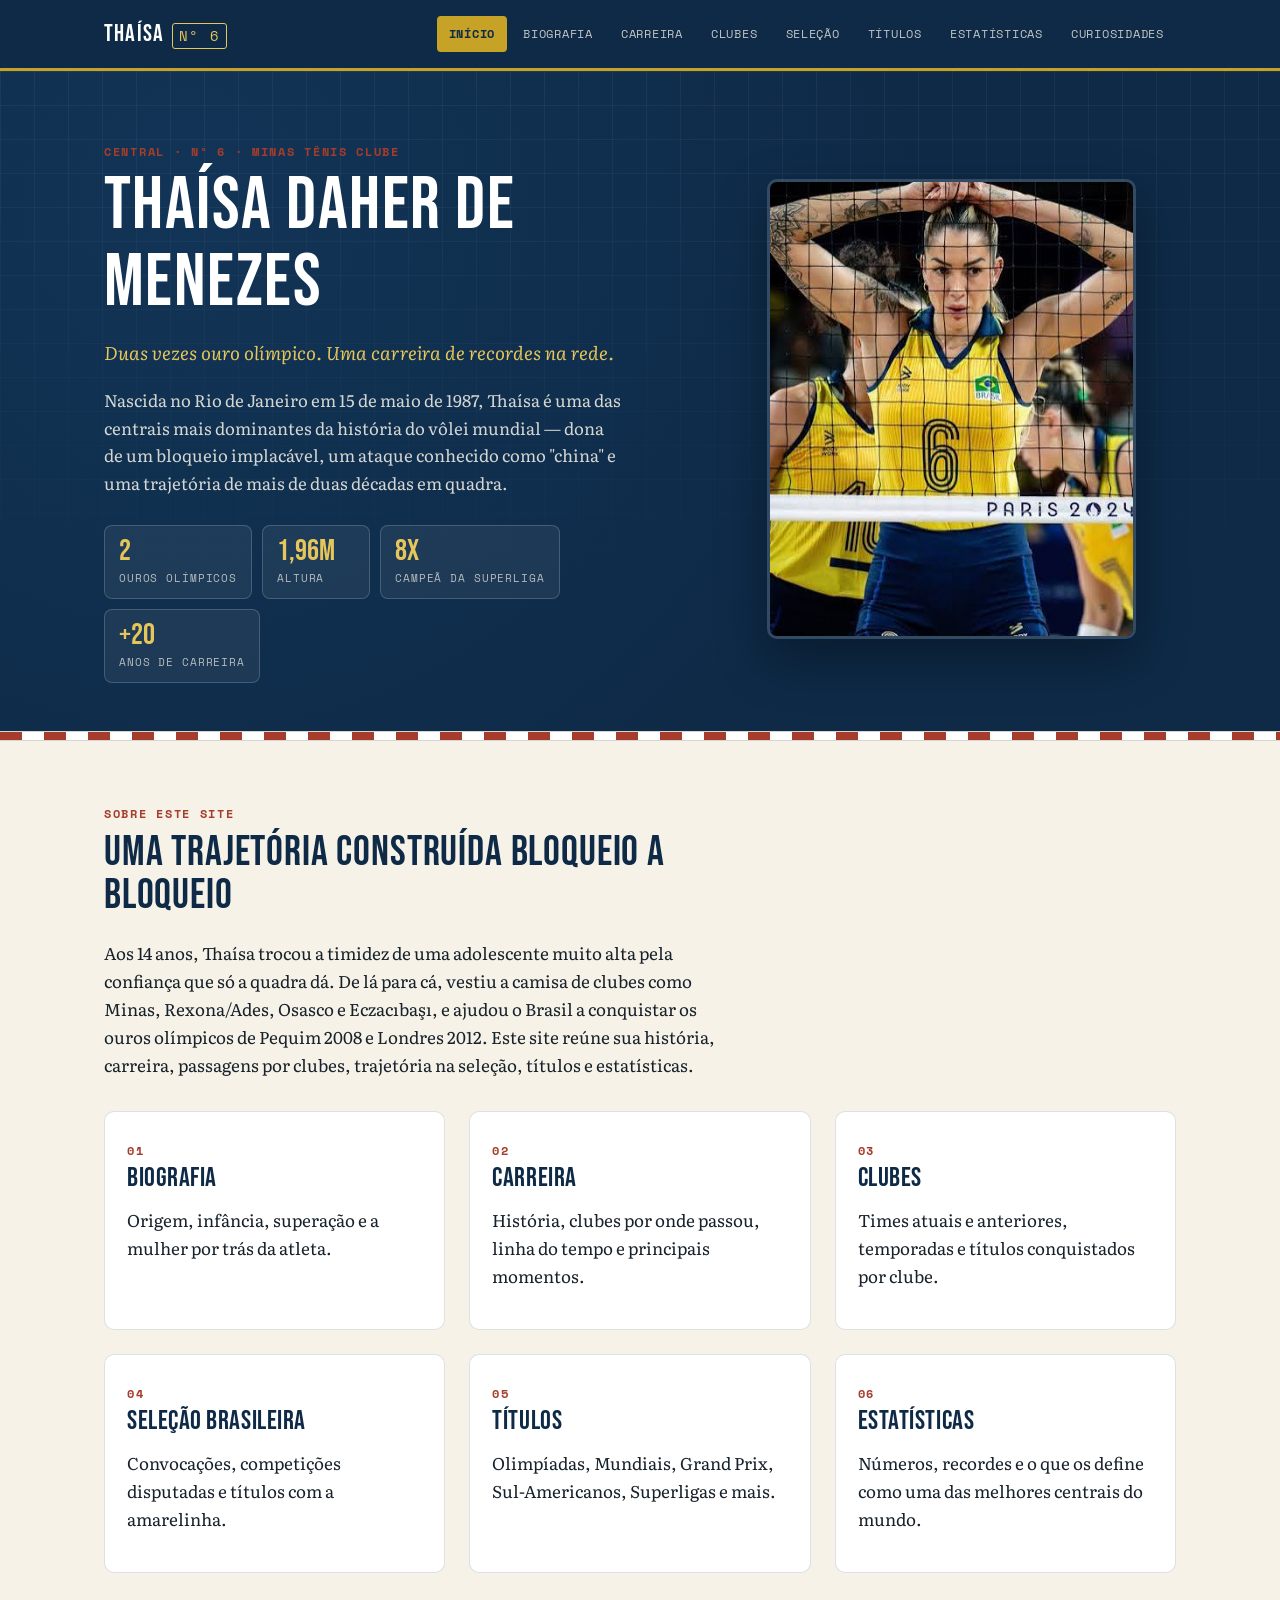
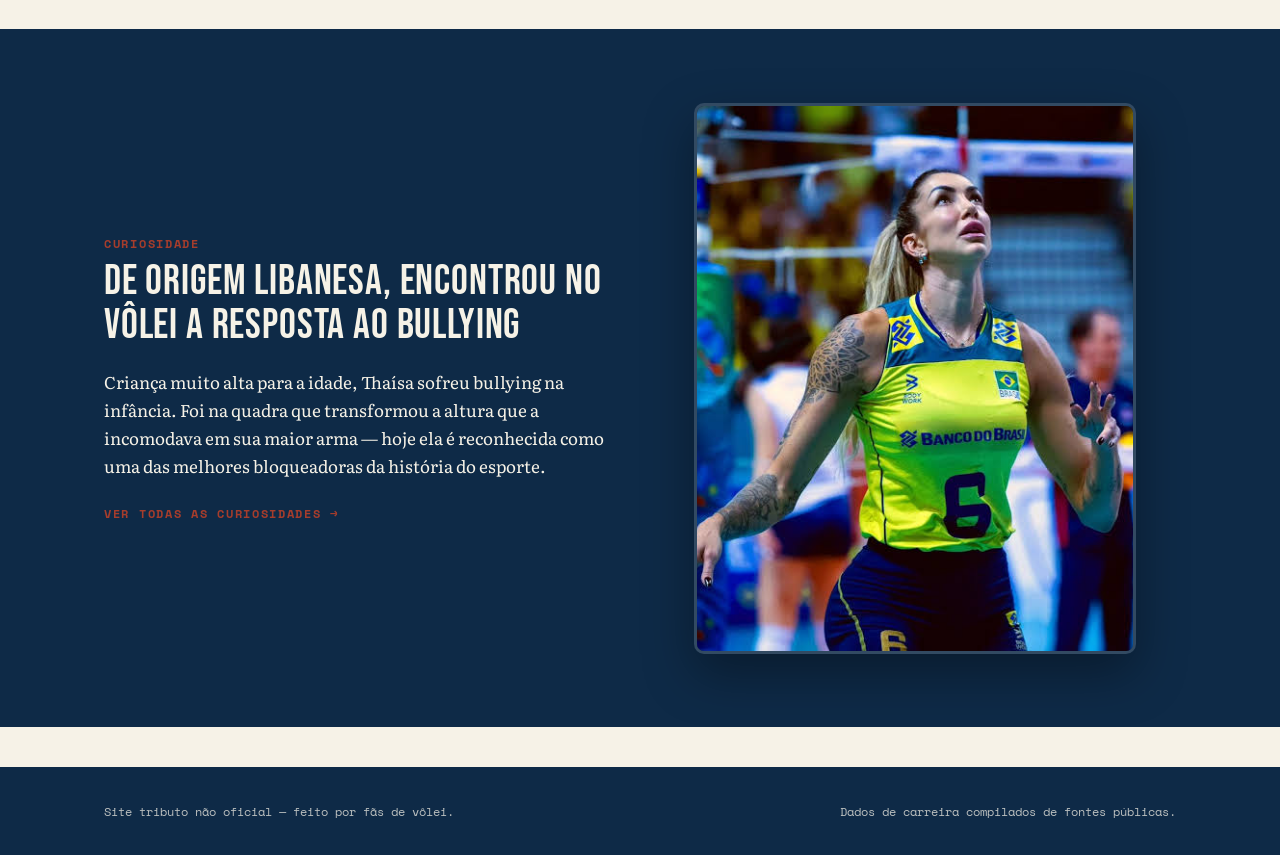
<file: index.html>
<!DOCTYPE html>
<html lang="pt-BR">

<head>
    <meta charset="UTF-8">
    <meta name="viewport" content="width=device-width, initial-scale=1.0">
    <title>Thaísa Daher de Menezes — Bicampeã Olímpica de Vôlei</title>
    <meta name="description" content="Site tributo a Thaísa Daher de Menezes: biografia, carreira, clubes, seleção brasileira, títulos e estatísticas.">
    <link rel="stylesheet" href="style.css">
</head>

<body>
    <header class="site-header">
        <div class="nav-bar">
            <a class="brand" href="index.html">Thaísa <span class="brand-num">Nº 6</span></a>
            <button class="nav-toggle" aria-expanded="false" aria-controls="main-nav" aria-label="Abrir menu">
                <span></span>
            </button>
            <nav class="main-nav" id="main-nav">
                <ul>
                    <li><a href="index.html">Início</a></li>
                    <li><a href="biografia.html">Biografia</a></li>
                    <li><a href="carreira.html">Carreira</a></li>
                    <li><a href="clubes.html">Clubes</a></li>
                    <li><a href="selecao.html">Seleção</a></li>
                    <li><a href="titulos.html">Títulos</a></li>
                    <li><a href="estatisticas.html">Estatísticas</a></li>
                    <li><a href="curiosidades.html">Curiosidades</a></li>
                </ul>
            </nav>
        </div>
    </header>

    <section class="hero">
        <div class="hero-inner">
            <div>
                <span class="eyebrow">Central · Nº 6 · Minas Tênis Clube</span>
                <h1>Thaísa Daher de Menezes</h1>
                <p class="tagline">Duas vezes ouro olímpico. Uma carreira de recordes na rede.</p>
                <p class="lead">Nascida no Rio de Janeiro em 15 de maio de 1987, Thaísa é uma das centrais mais
                    dominantes da história do vôlei mundial — dona de um bloqueio implacável, um ataque conhecido
                    como "china" e uma trajetória de mais de duas décadas em quadra.</p>

                <div class="scorechips">
                    <div class="scorechip"><span class="num">2</span><span class="lbl">Ouros olímpicos</span></div>
                    <div class="scorechip"><span class="num">1,96m</span><span class="lbl">Altura</span></div>
                    <div class="scorechip"><span class="num">8x</span><span class="lbl">Campeã da Superliga</span></div>
                    <div class="scorechip"><span class="num">+20</span><span class="lbl">Anos de carreira</span></div>
                </div>
            </div>
            <figure class="hero-photo">
                <img src="img/thaisa1.jpg" alt="Thaísa Daher de Menezes em quadra">
            </figure>
        </div>
    </section>

    <div class="antenna-rule" role="presentation"></div>

    <section class="section">
        <div class="container">
            <div class="section-head">
                <span class="eyebrow">Sobre este site</span>
                <h2>Uma trajetória construída bloqueio a bloqueio</h2>
                <p>Aos 14 anos, Thaísa trocou a timidez de uma adolescente muito alta pela confiança que só a quadra
                    dá. De lá para cá, vestiu a camisa de clubes como Minas, Rexona/Ades, Osasco e Eczacıbaşı, e
                    ajudou o Brasil a conquistar os ouros olímpicos de Pequim 2008 e Londres 2012. Este site reúne
                    sua história, carreira, passagens por clubes, trajetória na seleção, títulos e estatísticas.</p>
            </div>

            <div class="grid-3">
                <a class="card card--link" href="biografia.html">
                    <span class="eyebrow">01</span>
                    <h3>Biografia</h3>
                    <p>Origem, infância, superação e a mulher por trás da atleta.</p>
                </a>
                <a class="card card--link" href="carreira.html">
                    <span class="eyebrow">02</span>
                    <h3>Carreira</h3>
                    <p>História, clubes por onde passou, linha do tempo e principais momentos.</p>
                </a>
                <a class="card card--link" href="clubes.html">
                    <span class="eyebrow">03</span>
                    <h3>Clubes</h3>
                    <p>Times atuais e anteriores, temporadas e títulos conquistados por clube.</p>
                </a>
                <a class="card card--link" href="selecao.html">
                    <span class="eyebrow">04</span>
                    <h3>Seleção Brasileira</h3>
                    <p>Convocações, competições disputadas e títulos com a amarelinha.</p>
                </a>
                <a class="card card--link" href="titulos.html">
                    <span class="eyebrow">05</span>
                    <h3>Títulos</h3>
                    <p>Olimpíadas, Mundiais, Grand Prix, Sul-Americanos, Superligas e mais.</p>
                </a>
                <a class="card card--link" href="estatisticas.html">
                    <span class="eyebrow">06</span>
                    <h3>Estatísticas</h3>
                    <p>Números, recordes e o que os define como uma das melhores centrais do mundo.</p>
                </a>
            </div>
        </div>
    </section>

    <section class="section section--dark">
        <div class="container grid-2" style="align-items:center;">
            <div>
                <span class="eyebrow">Curiosidade</span>
                <h2>De origem libanesa, encontrou no vôlei a resposta ao bullying</h2>
                <p>Criança muito alta para a idade, Thaísa sofreu bullying na infância. Foi na quadra que transformou
                    a altura que a incomodava em sua maior arma — hoje ela é reconhecida como uma das melhores
                    bloqueadoras da história do esporte.</p>
                <a class="eyebrow" href="curiosidades.html">Ver todas as curiosidades →</a>
            </div>
            <figure class="hero-photo">
                <img src="img/thaisa2.jpg" alt="Thaísa Daher de Menezes bloqueando na rede">
            </figure>
        </div>
    </section>

    <footer class="site-footer">
        <div class="container">
            <span>Site tributo não oficial — feito por fãs de vôlei.</span>
            <span>Dados de carreira compilados de fontes públicas.</span>
        </div>
    </footer>

    <button class="to-top" aria-label="Voltar ao topo">↑</button>
    <script src="script.js"></script>
</body>

</html>
</file>
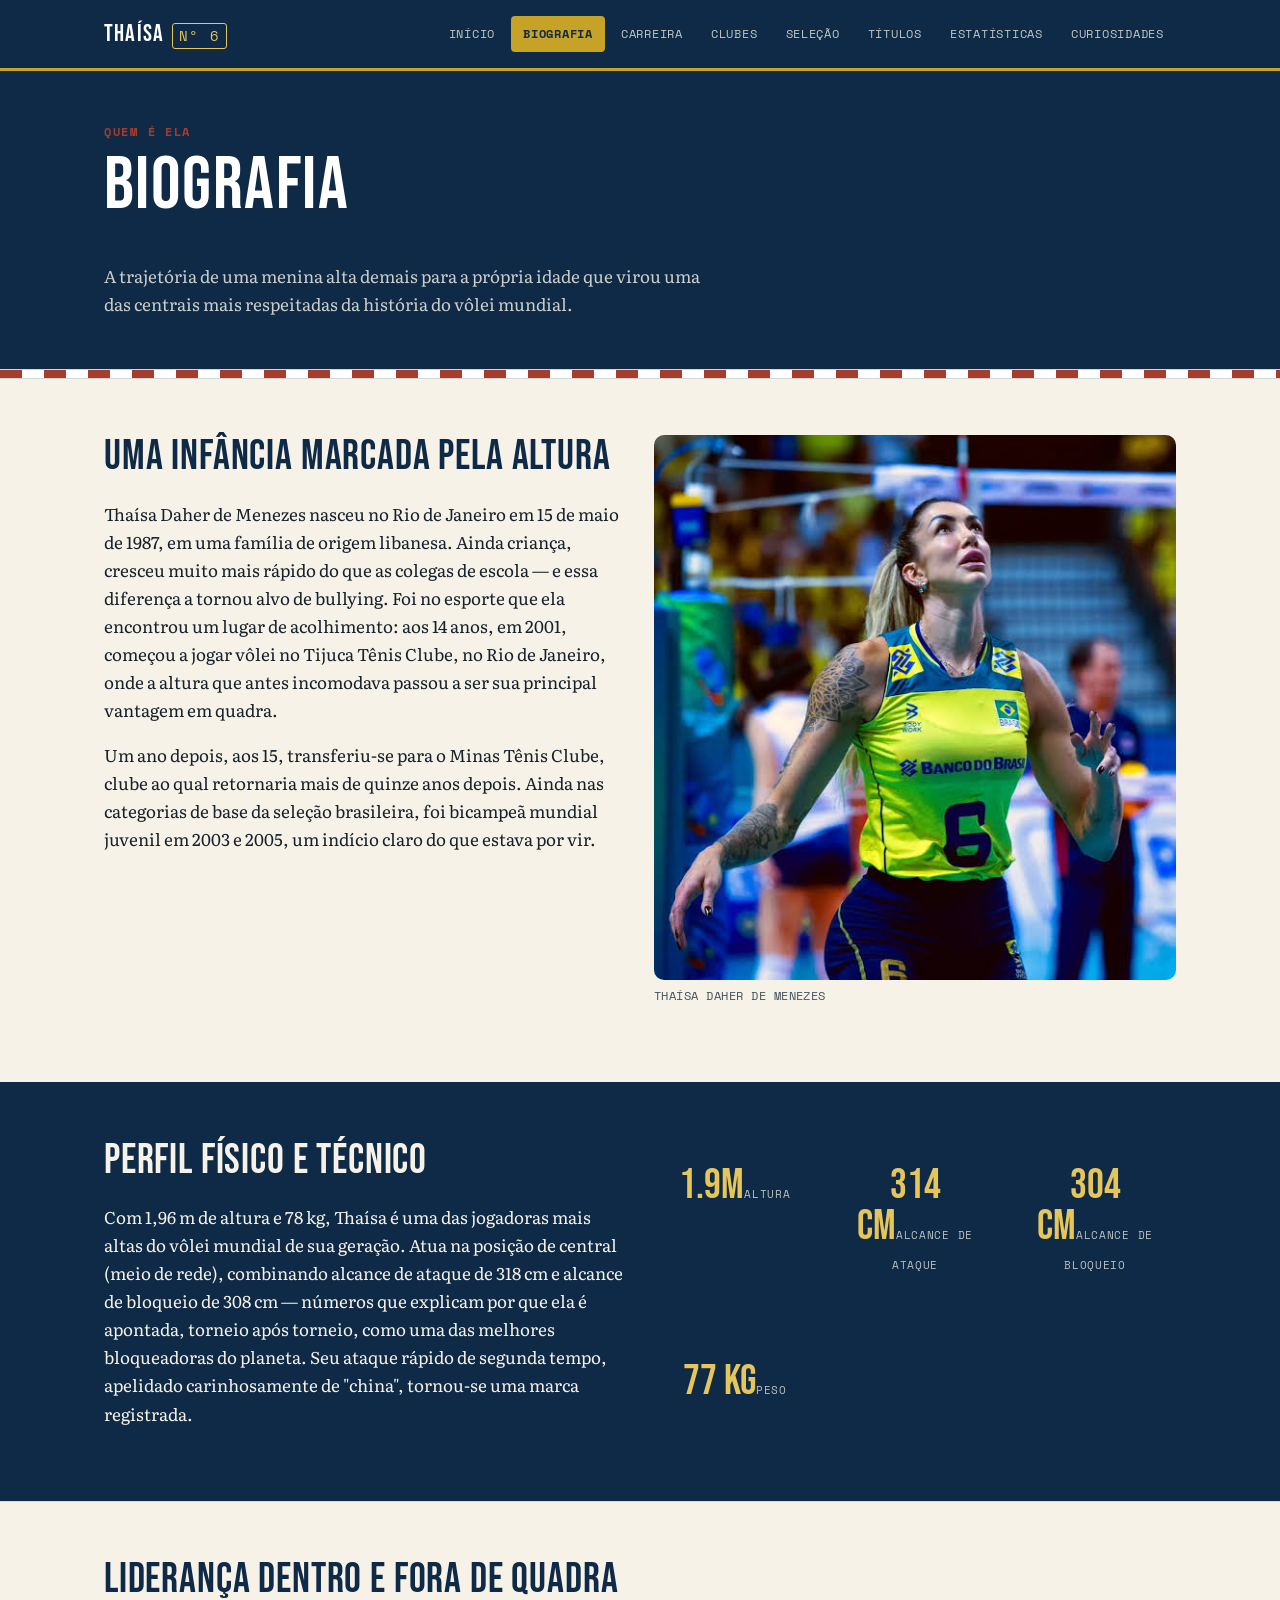
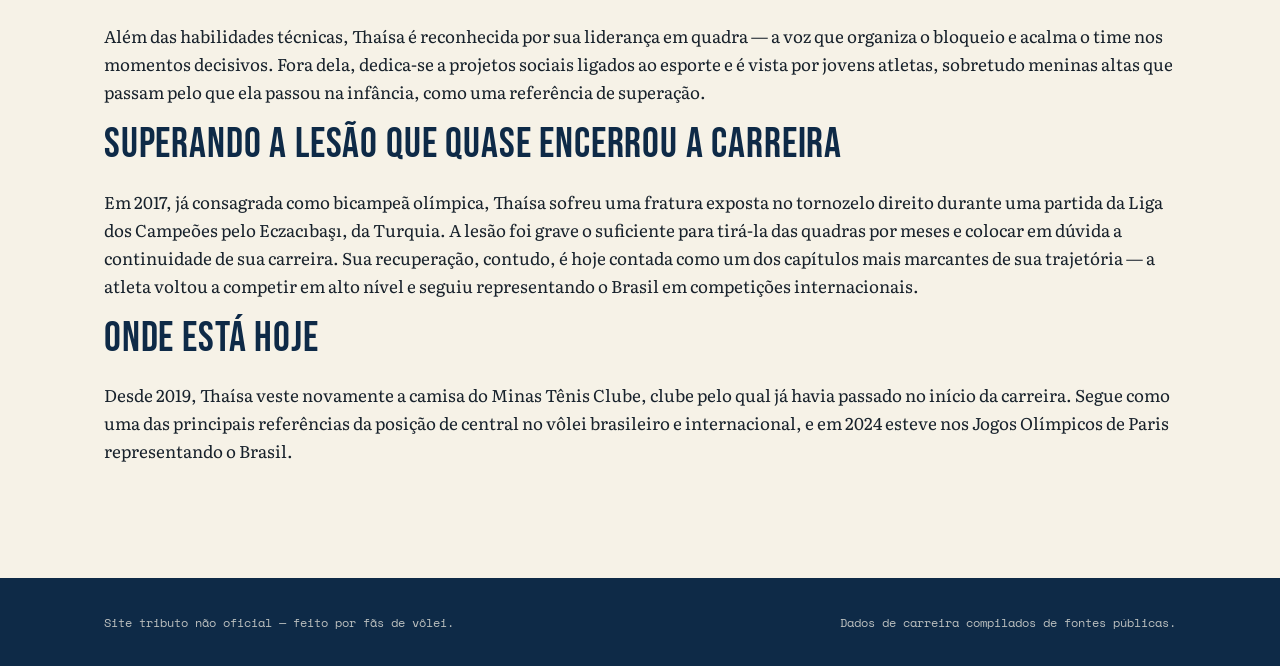
<file: biografia.html>
<!DOCTYPE html>
<html lang="pt-BR">

<head>
    <meta charset="UTF-8">
    <meta name="viewport" content="width=device-width, initial-scale=1.0">
    <title>Biografia — Thaísa Daher de Menezes</title>
    <link rel="stylesheet" href="style.css">
</head>

<body>
    <header class="site-header">
        <div class="nav-bar">
            <a class="brand" href="index.html">Thaísa <span class="brand-num">Nº 6</span></a>
            <button class="nav-toggle" aria-expanded="false" aria-controls="main-nav" aria-label="Abrir menu">
                <span></span>
            </button>
            <nav class="main-nav" id="main-nav">
                <ul>
                    <li><a href="index.html">Início</a></li>
                    <li><a href="biografia.html">Biografia</a></li>
                    <li><a href="carreira.html">Carreira</a></li>
                    <li><a href="clubes.html">Clubes</a></li>
                    <li><a href="selecao.html">Seleção</a></li>
                    <li><a href="titulos.html">Títulos</a></li>
                    <li><a href="estatisticas.html">Estatísticas</a></li>
                    <li><a href="curiosidades.html">Curiosidades</a></li>
                </ul>
            </nav>
        </div>
    </header>

    <section class="page-hero">
        <div class="container">
            <span class="eyebrow">Quem é ela</span>
            <h1>Biografia</h1>
            <p>A trajetória de uma menina alta demais para a própria idade que virou uma das centrais mais
                respeitadas da história do vôlei mundial.</p>
        </div>
    </section>

    <div class="antenna-rule" role="presentation"></div>

    <section class="section">
        <div class="container grid-2">
            <div>
                <h2>Uma infância marcada pela altura</h2>
                <p>Thaísa Daher de Menezes nasceu no Rio de Janeiro em 15 de maio de 1987, em uma família de origem
                    libanesa. Ainda criança, cresceu muito mais rápido do que as colegas de escola — e essa diferença
                    a tornou alvo de bullying. Foi no esporte que ela encontrou um lugar de acolhimento: aos 14 anos,
                    em 2001, começou a jogar vôlei no Tijuca Tênis Clube, no Rio de Janeiro, onde a altura que antes
                    incomodava passou a ser sua principal vantagem em quadra.</p>
                <p>Um ano depois, aos 15, transferiu-se para o Minas Tênis Clube, clube ao qual retornaria mais de
                    quinze anos depois. Ainda nas categorias de base da seleção brasileira, foi bicampeã mundial
                    juvenil em 2003 e 2005, um indício claro do que estava por vir.</p>
            </div>
            <figure class="figure">
                <img src="img/thaisa2.jpg" alt="Foto da Thaísa">
                <figcaption>Thaísa Daher de Menezes</figcaption>
            </figure>
        </div>
    </section>

    <section class="section section--dark">
        <div class="container grid-2">
            <div>
                <h2>Perfil físico e técnico</h2>
                <p>Com 1,96 m de altura e 78 kg, Thaísa é uma das jogadoras mais altas do vôlei mundial de sua
                    geração. Atua na posição de central (meio de rede), combinando alcance de ataque de 318 cm e
                    alcance de bloqueio de 308 cm — números que explicam por que ela é apontada, torneio após
                    torneio, como uma das melhores bloqueadoras do planeta. Seu ataque rápido de segunda tempo,
                    apelidado carinhosamente de "china", tornou-se uma marca registrada.</p>
            </div>
            <div class="stat-grid">
                <div class="stat-box"><span class="num" data-count-to="1.96" data-suffix="m">0m</span><span class="lbl">Altura</span></div>
                <div class="stat-box"><span class="num" data-count-to="318" data-suffix=" cm">0</span><span class="lbl">Alcance de ataque</span></div>
                <div class="stat-box"><span class="num" data-count-to="308" data-suffix=" cm">0</span><span class="lbl">Alcance de bloqueio</span></div>
                <div class="stat-box"><span class="num" data-count-to="78" data-suffix=" kg">0</span><span class="lbl">Peso</span></div>
            </div>
        </div>
    </section>

    <section class="section">
        <div class="container">
            <h2>Liderança dentro e fora de quadra</h2>
            <p>Além das habilidades técnicas, Thaísa é reconhecida por sua liderança em quadra — a voz que organiza o
                bloqueio e acalma o time nos momentos decisivos. Fora dela, dedica-se a projetos sociais ligados ao
                esporte e é vista por jovens atletas, sobretudo meninas altas que passam pelo que ela passou na
                infância, como uma referência de superação.</p>

            <h2>Superando a lesão que quase encerrou a carreira</h2>
            <p>Em 2017, já consagrada como bicampeã olímpica, Thaísa sofreu uma fratura exposta no tornozelo direito
                durante uma partida da Liga dos Campeões pelo Eczacıbaşı, da Turquia. A lesão foi grave o suficiente
                para tirá-la das quadras por meses e colocar em dúvida a continuidade de sua carreira. Sua
                recuperação, contudo, é hoje contada como um dos capítulos mais marcantes de sua trajetória — a
                atleta voltou a competir em alto nível e seguiu representando o Brasil em competições internacionais.</p>

            <h2>Onde está hoje</h2>
            <p>Desde 2019, Thaísa veste novamente a camisa do Minas Tênis Clube, clube pelo qual já havia passado no
                início da carreira. Segue como uma das principais referências da posição de central no vôlei
                brasileiro e internacional, e em 2024 esteve nos Jogos Olímpicos de Paris representando o Brasil.</p>
        </div>
    </section>

    <footer class="site-footer">
        <div class="container">
            <span>Site tributo não oficial — feito por fãs de vôlei.</span>
            <span>Dados de carreira compilados de fontes públicas.</span>
        </div>
    </footer>

    <button class="to-top" aria-label="Voltar ao topo">↑</button>
    <script src="script.js"></script>
</body>

</html>
</file>
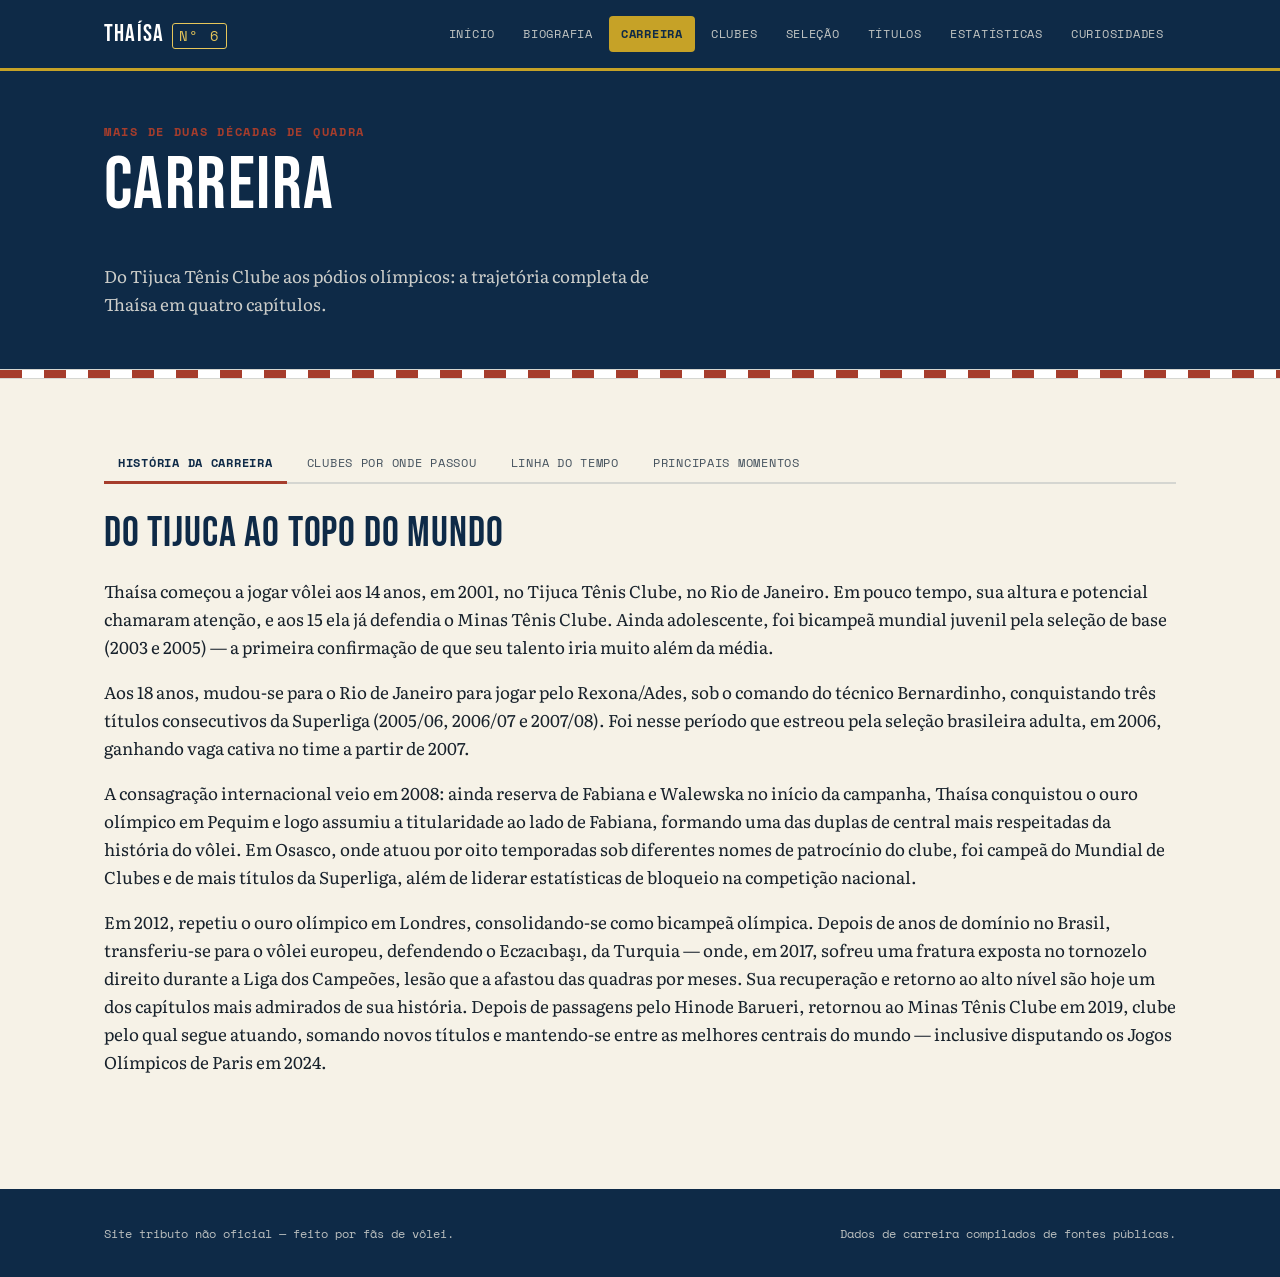
<file: carreira.html>
<!DOCTYPE html>
<html lang="pt-BR">

<head>
    <meta charset="UTF-8">
    <meta name="viewport" content="width=device-width, initial-scale=1.0">
    <title>Carreira — Thaísa Daher de Menezes</title>
    <link rel="stylesheet" href="style.css">
</head>

<body>
    <header class="site-header">
        <div class="nav-bar">
            <a class="brand" href="index.html">Thaísa <span class="brand-num">Nº 6</span></a>
            <button class="nav-toggle" aria-expanded="false" aria-controls="main-nav" aria-label="Abrir menu">
                <span></span>
            </button>
            <nav class="main-nav" id="main-nav">
                <ul>
                    <li><a href="index.html">Início</a></li>
                    <li><a href="biografia.html">Biografia</a></li>
                    <li><a href="carreira.html">Carreira</a></li>
                    <li><a href="clubes.html">Clubes</a></li>
                    <li><a href="selecao.html">Seleção</a></li>
                    <li><a href="titulos.html">Títulos</a></li>
                    <li><a href="estatisticas.html">Estatísticas</a></li>
                    <li><a href="curiosidades.html">Curiosidades</a></li>
                </ul>
            </nav>
        </div>
    </header>

    <section class="page-hero">
        <div class="container">
            <span class="eyebrow">Mais de duas décadas de quadra</span>
            <h1>Carreira</h1>
            <p>Do Tijuca Tênis Clube aos pódios olímpicos: a trajetória completa de Thaísa em quatro capítulos.</p>
        </div>
    </section>

    <div class="antenna-rule" role="presentation"></div>

    <section class="section">
        <div class="container">
            <div class="tabs">
                <div class="tab-list" role="tablist">
                    <button role="tab" data-tab="historia" aria-selected="true">História da carreira</button>
                    <button role="tab" data-tab="clubes">Clubes por onde passou</button>
                    <button role="tab" data-tab="linha">Linha do tempo</button>
                    <button role="tab" data-tab="momentos">Principais momentos</button>
                </div>

                <!-- HISTÓRIA DA CARREIRA -->
                <div class="tab-panel is-active" data-panel="historia">
                    <h2>Do Tijuca ao topo do mundo</h2>
                    <p>Thaísa começou a jogar vôlei aos 14 anos, em 2001, no Tijuca Tênis Clube, no Rio de Janeiro.
                        Em pouco tempo, sua altura e potencial chamaram atenção, e aos 15 ela já defendia o Minas
                        Tênis Clube. Ainda adolescente, foi bicampeã mundial juvenil pela seleção de base (2003 e
                        2005) — a primeira confirmação de que seu talento iria muito além da média.</p>
                    <p>Aos 18 anos, mudou-se para o Rio de Janeiro para jogar pelo Rexona/Ades, sob o comando do
                        técnico Bernardinho, conquistando três títulos consecutivos da Superliga (2005/06, 2006/07 e
                        2007/08). Foi nesse período que estreou pela seleção brasileira adulta, em 2006, ganhando vaga
                        cativa no time a partir de 2007.</p>
                    <p>A consagração internacional veio em 2008: ainda reserva de Fabiana e Walewska no início da
                        campanha, Thaísa conquistou o ouro olímpico em Pequim e logo assumiu a titularidade ao lado de
                        Fabiana, formando uma das duplas de central mais respeitadas da história do vôlei. Em Osasco,
                        onde atuou por oito temporadas sob diferentes nomes de patrocínio do clube, foi campeã do
                        Mundial de Clubes e de mais títulos da Superliga, além de liderar estatísticas de bloqueio na
                        competição nacional.</p>
                    <p>Em 2012, repetiu o ouro olímpico em Londres, consolidando-se como bicampeã olímpica. Depois de
                        anos de domínio no Brasil, transferiu-se para o vôlei europeu, defendendo o Eczacıbaşı, da
                        Turquia — onde, em 2017, sofreu uma fratura exposta no tornozelo direito durante a Liga dos
                        Campeões, lesão que a afastou das quadras por meses. Sua recuperação e retorno ao alto nível
                        são hoje um dos capítulos mais admirados de sua história. Depois de passagens pelo Hinode
                        Barueri, retornou ao Minas Tênis Clube em 2019, clube pelo qual segue atuando, somando novos
                        títulos e mantendo-se entre as melhores centrais do mundo — inclusive disputando os Jogos
                        Olímpicos de Paris em 2024.</p>
                </div>

                <!-- CLUBES POR ONDE PASSOU -->
                <div class="tab-panel" data-panel="clubes">
                    <h2>Uma jornada por clubes do Brasil e da Europa</h2>
                    <p>Ao longo da carreira, Thaísa vestiu as cores de clubes brasileiros de ponta e de uma potência
                        europeia, sempre mantendo o status de uma das centrais mais decisivas de cada elenco.</p>
                    <div class="grid-3">
                        <div class="card">
                            <span class="eyebrow">2001</span>
                            <h3>Tijuca Tênis Clube</h3>
                            <p>Primeiro clube, no Rio de Janeiro, onde começou a jogar vôlei aos 14 anos.</p>
                        </div>
                        <div class="card">
                            <span class="eyebrow">2002–2005</span>
                            <h3>Minas Tênis Clube</h3>
                            <p>Primeira passagem pelo clube mineiro, ainda nas categorias de formação.</p>
                        </div>
                        <div class="card">
                            <span class="eyebrow">2005–2008</span>
                            <h3>Rexona/Ades</h3>
                            <p>Sob o comando de Bernardinho, tricampeã consecutiva da Superliga.</p>
                        </div>
                        <div class="card">
                            <span class="eyebrow">2008–2016</span>
                            <h3>Osasco</h3>
                            <p>Oito temporadas no clube paulista (sob diferentes patrocinadores: Finasa, Sollys/Nestlé,
                                Molico/Nestlé), com título Mundial de Clubes e da Superliga.</p>
                        </div>
                        <div class="card">
                            <span class="eyebrow">Europa</span>
                            <h3>Eczacıbaşı (Turquia)</h3>
                            <p>Passagem pelo vôlei europeu, marcada pela grave lesão no tornozelo em 2017 e pela
                                superação que se seguiu.</p>
                        </div>
                        <div class="card">
                            <span class="eyebrow">Retorno ao Brasil</span>
                            <h3>Hinode Barueri</h3>
                            <p>Clube paulista defendido antes do retorno ao Minas.</p>
                        </div>
                        <div class="card">
                            <span class="eyebrow">Desde 2019</span>
                            <h3>Minas Tênis Clube (Itambé/Gerdau)</h3>
                            <p>Retorno ao clube que a revelou, onde segue atuando como uma das principais centrais do
                                elenco.</p>
                        </div>
                    </div>
                </div>

                <!-- LINHA DO TEMPO -->
                <div class="tab-panel" data-panel="linha">
                    <h2>Linha do tempo</h2>
                    <div class="timeline">
                        <div class="timeline-item">
                            <span class="timeline-year">2001</span>
                            <h4>Estreia no vôlei</h4>
                            <p>Aos 14 anos, começa a jogar no Tijuca Tênis Clube, no Rio de Janeiro.</p>
                        </div>
                        <div class="timeline-item">
                            <span class="timeline-year">2002</span>
                            <h4>Chegada ao Minas Tênis Clube</h4>
                            <p>Transfere-se para o clube mineiro aos 15 anos.</p>
                        </div>
                        <div class="timeline-item">
                            <span class="timeline-year">2003 · 2005</span>
                            <h4>Bicampeã mundial juvenil</h4>
                            <p>Conquista o título mundial juvenil pelas categorias de base da seleção brasileira.</p>
                        </div>
                        <div class="timeline-item">
                            <span class="timeline-year">2005–2008</span>
                            <h4>Três Superligas seguidas</h4>
                            <p>Pelo Rexona/Ades, sob o comando de Bernardinho, é tricampeã consecutiva da Superliga.</p>
                        </div>
                        <div class="timeline-item">
                            <span class="timeline-year">2006</span>
                            <h4>Estreia na seleção adulta</h4>
                            <p>Passa a integrar a seleção brasileira principal, ganhando vaga cativa a partir de 2007.</p>
                        </div>
                        <div class="timeline-item">
                            <span class="timeline-year">2008</span>
                            <h4>Ouro olímpico em Pequim</h4>
                            <p>Conquista sua primeira medalha de ouro olímpica com a seleção brasileira.</p>
                        </div>
                        <div class="timeline-item">
                            <span class="timeline-year">2008–2016</span>
                            <h4>Oito temporadas em Osasco</h4>
                            <p>Título Mundial de Clubes e conquistas pela Superliga, liderando estatísticas de
                                bloqueio.</p>
                        </div>
                        <div class="timeline-item">
                            <span class="timeline-year">2012</span>
                            <h4>Ouro olímpico em Londres</h4>
                            <p>Bicampeã olímpica ao lado de Fabiana, uma das duplas de central mais respeitadas da
                                história do vôlei.</p>
                        </div>
                        <div class="timeline-item">
                            <span class="timeline-year">2017</span>
                            <h4>Fratura exposta e superação</h4>
                            <p>Sofre grave lesão no tornozelo direito pelo Eczacıbaşı (Turquia), na Liga dos Campeões,
                                e passa meses fora das quadras antes de voltar ao alto nível.</p>
                        </div>
                        <div class="timeline-item">
                            <span class="timeline-year">2019</span>
                            <h4>Retorno ao Minas Tênis Clube</h4>
                            <p>Volta ao clube que a revelou, mais de quinze anos depois da primeira passagem.</p>
                        </div>
                        <div class="timeline-item">
                            <span class="timeline-year">2024</span>
                            <h4>Jogos Olímpicos de Paris</h4>
                            <p>Segue representando o Brasil em alto nível em mais uma edição dos Jogos Olímpicos.</p>
                        </div>
                    </div>
                </div>

                <!-- PRINCIPAIS MOMENTOS -->
                <div class="tab-panel" data-panel="momentos">
                    <h2>Principais momentos</h2>
                    <ul class="fact-list">
                        <li><span class="icon">🥇</span><div><strong>Ouro em Pequim 2008.</strong> Sua primeira
                                medalha de ouro olímpica, ainda como peça-chave saindo do banco.</div></li>
                        <li><span class="icon">🥇</span><div><strong>Ouro em Londres 2012.</strong> Bicampeã
                                olímpica, já como titular absoluta ao lado de Fabiana.</div></li>
                        <li><span class="icon">🏆</span><div><strong>Tricampeã consecutiva da Superliga (2005–2008).
                                </strong> Pelo Rexona/Ades, sob o comando de Bernardinho.</div></li>
                        <li><span class="icon">🌍</span><div><strong>Mundial de Clubes por Osasco.</strong> Um dos
                                pontos altos das oito temporadas defendendo o clube paulista.</div></li>
                        <li><span class="icon">💪</span><div><strong>Superação da fratura exposta (2017).</strong>
                                Voltou às quadras e à seleção após grave lesão no tornozelo.</div></li>
                        <li><span class="icon">🇧🇷</span><div><strong>Retorno ao Minas (2019).</strong> Reencontro
                                com o clube onde tudo começou, mais de quinze anos depois.</div></li>
                        <li><span class="icon">🎽</span><div><strong>Paris 2024.</strong> Seguiu representando o
                                Brasil em alto nível em mais uma Olimpíada, aos 37 anos.</div></li>
                    </ul>
                </div>
            </div>
        </div>
    </section>

    <footer class="site-footer">
        <div class="container">
            <span>Site tributo não oficial — feito por fãs de vôlei.</span>
            <span>Dados de carreira compilados de fontes públicas.</span>
        </div>
    </footer>

    <button class="to-top" aria-label="Voltar ao topo">↑</button>
    <script src="script.js"></script>
</body>

</html>
</file>
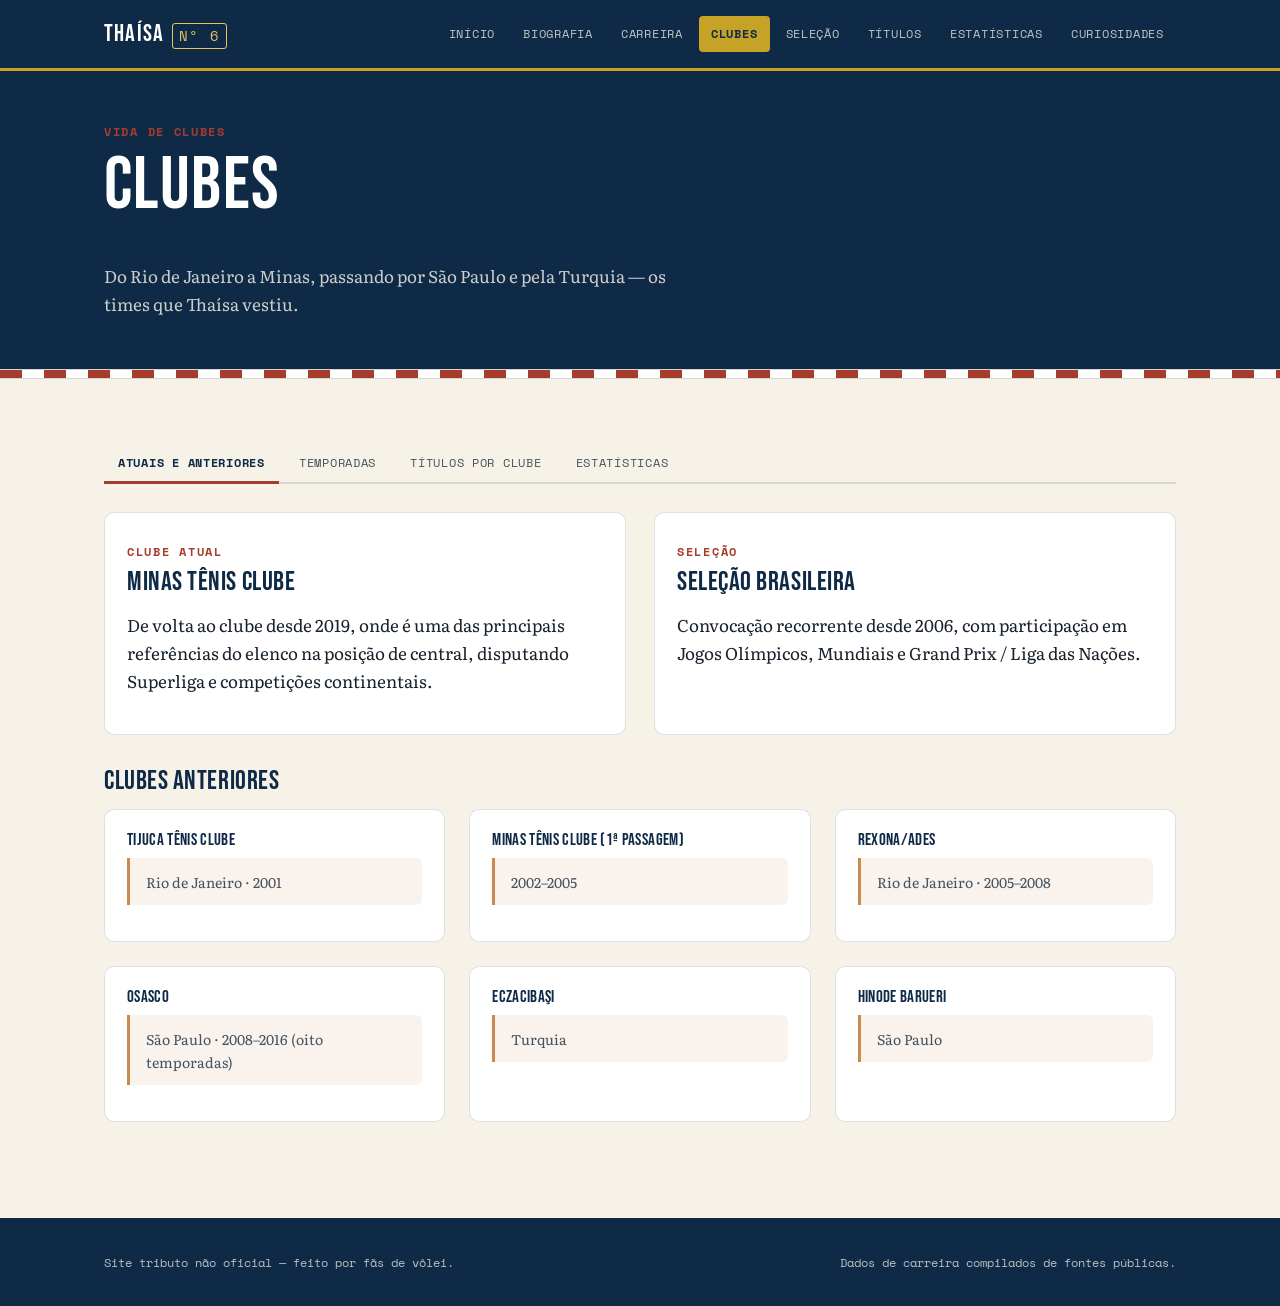
<file: clubes.html>
<!DOCTYPE html>
<html lang="pt-BR">

<head>
    <meta charset="UTF-8">
    <meta name="viewport" content="width=device-width, initial-scale=1.0">
    <title>Clubes — Thaísa Daher de Menezes</title>
    <link rel="stylesheet" href="style.css">
</head>

<body>
    <header class="site-header">
        <div class="nav-bar">
            <a class="brand" href="index.html">Thaísa <span class="brand-num">Nº 6</span></a>
            <button class="nav-toggle" aria-expanded="false" aria-controls="main-nav" aria-label="Abrir menu">
                <span></span>
            </button>
            <nav class="main-nav" id="main-nav">
                <ul>
                    <li><a href="index.html">Início</a></li>
                    <li><a href="biografia.html">Biografia</a></li>
                    <li><a href="carreira.html">Carreira</a></li>
                    <li><a href="clubes.html">Clubes</a></li>
                    <li><a href="selecao.html">Seleção</a></li>
                    <li><a href="titulos.html">Títulos</a></li>
                    <li><a href="estatisticas.html">Estatísticas</a></li>
                    <li><a href="curiosidades.html">Curiosidades</a></li>
                </ul>
            </nav>
        </div>
    </header>

    <section class="page-hero">
        <div class="container">
            <span class="eyebrow">Vida de clubes</span>
            <h1>Clubes</h1>
            <p>Do Rio de Janeiro a Minas, passando por São Paulo e pela Turquia — os times que Thaísa vestiu.</p>
        </div>
    </section>

    <div class="antenna-rule" role="presentation"></div>

    <section class="section">
        <div class="container">
            <div class="tabs">
                <div class="tab-list" role="tablist">
                    <button role="tab" data-tab="atuais" aria-selected="true">Atuais e anteriores</button>
                    <button role="tab" data-tab="temporadas">Temporadas</button>
                    <button role="tab" data-tab="titulos-clube">Títulos por clube</button>
                    <button role="tab" data-tab="estat-clube">Estatísticas</button>
                </div>

                <!-- CLUBES ATUAIS E ANTERIORES -->
                <div class="tab-panel is-active" data-panel="atuais">
                    <div class="grid-2">
                        <div class="card">
                            <span class="eyebrow">Clube atual</span>
                            <h3>Minas Tênis Clube</h3>
                            <p>De volta ao clube desde 2019, onde é uma das principais referências do elenco na
                                posição de central, disputando Superliga e competições continentais.</p>
                        </div>
                        <div class="card">
                            <span class="eyebrow">Seleção</span>
                            <h3>Seleção Brasileira</h3>
                            <p>Convocação recorrente desde 2006, com participação em Jogos Olímpicos, Mundiais e
                                Grand Prix / Liga das Nações.</p>
                        </div>
                    </div>
                    <h3 style="margin-top:32px;">Clubes anteriores</h3>
                    <div class="grid-3">
                        <div class="card"><h4 style="margin:0;">Tijuca Tênis Clube</h4><p class="note" style="margin-top:8px;">Rio de Janeiro · 2001</p></div>
                        <div class="card"><h4 style="margin:0;">Minas Tênis Clube (1ª passagem)</h4><p class="note" style="margin-top:8px;">2002–2005</p></div>
                        <div class="card"><h4 style="margin:0;">Rexona/Ades</h4><p class="note" style="margin-top:8px;">Rio de Janeiro · 2005–2008</p></div>
                        <div class="card"><h4 style="margin:0;">Osasco</h4><p class="note" style="margin-top:8px;">São Paulo · 2008–2016 (oito temporadas)</p></div>
                        <div class="card"><h4 style="margin:0;">Eczacıbaşı</h4><p class="note" style="margin-top:8px;">Turquia</p></div>
                        <div class="card"><h4 style="margin:0;">Hinode Barueri</h4><p class="note" style="margin-top:8px;">São Paulo</p></div>
                    </div>
                </div>

                <!-- TEMPORADAS -->
                <div class="tab-panel" data-panel="temporadas">
                    <h2>Passagens por clube</h2>
                    <div class="table-wrap">
                        <table class="data-table">
                            <caption>Períodos aproximados em cada clube</caption>
                            <thead>
                                <tr><th>Clube</th><th>Período</th><th>Cidade / País</th></tr>
                            </thead>
                            <tbody>
                                <tr><td>Tijuca Tênis Clube</td><td>2001</td><td>Rio de Janeiro, Brasil</td></tr>
                                <tr><td>Minas Tênis Clube (1ª passagem)</td><td>2002–2005</td><td>Belo Horizonte, Brasil</td></tr>
                                <tr><td>Rexona/Ades</td><td>2005–2008</td><td>Rio de Janeiro, Brasil</td></tr>
                                <tr><td>Osasco (Finasa / Sollys-Nestlé / Molico-Nestlé)</td><td>2008–2016</td><td>Osasco, Brasil</td></tr>
                                <tr><td>Eczacıbaşı</td><td>2016–2018 (aprox.)</td><td>Istambul, Turquia</td></tr>
                                <tr><td>Hinode Barueri</td><td>2018–2019 (aprox.)</td><td>Barueri, Brasil</td></tr>
                                <tr><td>Minas Tênis Clube (retorno)</td><td>Desde 2019</td><td>Belo Horizonte, Brasil</td></tr>
                            </tbody>
                        </table>
                    </div>
                    <p class="note">Períodos aproximados, reconstruídos a partir de fontes públicas sobre a carreira
                        da atleta; nomes de patrocinadores dos clubes variaram ao longo das temporadas.</p>
                </div>

                <!-- TÍTULOS POR CLUBE -->
                <div class="tab-panel" data-panel="titulos-clube">
                    <h2>Títulos por clube</h2>
                    <div class="grid-3">
                        <div class="card">
                            <h3>Rexona/Ades</h3>
                            <p>Tricampeã consecutiva da Superliga (2005/06, 2006/07 e 2007/08), sob o comando de
                                Bernardinho.</p>
                        </div>
                        <div class="card">
                            <h3>Osasco</h3>
                            <p>Campeã do Mundial de Clubes e da Superliga; campeã Paulista logo na primeira
                                temporada, além de liderar estatísticas de bloqueio da competição.</p>
                        </div>
                        <div class="card">
                            <h3>Minas Tênis Clube</h3>
                            <p>Parte das oito conquistas de Superliga na carreira (octacampeã), somadas entre as duas
                                passagens pelo clube.</p>
                        </div>
                    </div>
                    <p class="note">No total, Thaísa acumula cerca de oito títulos de Superliga ao longo da carreira,
                        distribuídos entre Rexona/Ades, Osasco e Minas Tênis Clube.</p>
                </div>

                <!-- ESTATÍSTICAS POR CLUBE -->
                <div class="tab-panel" data-panel="estat-clube">
                    <h2>Destaques individuais por clube</h2>
                    <p>Números oficiais de pontos, ataques e saques por temporada variam conforme a fonte e nem
                        sempre estão disponíveis publicamente de forma completa. Os destaques abaixo reúnem
                        conquistas e reconhecimentos confirmados em cada passagem.</p>
                    <ul class="fact-list">
                        <li><span class="icon">🧱</span><div><strong>Osasco (2ª temporada):</strong> liderou a
                                Superliga em bloqueios, ajudando o clube a vencer o Rio de Janeiro na final.</div></li>
                        <li><span class="icon">🏅</span><div><strong>Prêmios individuais:</strong> diversas vezes
                                eleita Melhor Bloqueadora e Melhor Atacante em torneios disputados por seus
                                clubes.</div></li>
                        <li><span class="icon">📈</span><div><strong>Consistência:</strong> presença constante entre
                                as centrais mais decisivas da Superliga ao longo de praticamente toda a carreira.</div></li>
                    </ul>
                </div>
            </div>
        </div>
    </section>

    <footer class="site-footer">
        <div class="container">
            <span>Site tributo não oficial — feito por fãs de vôlei.</span>
            <span>Dados de carreira compilados de fontes públicas.</span>
        </div>
    </footer>

    <button class="to-top" aria-label="Voltar ao topo">↑</button>
    <script src="script.js"></script>
</body>

</html>
</file>
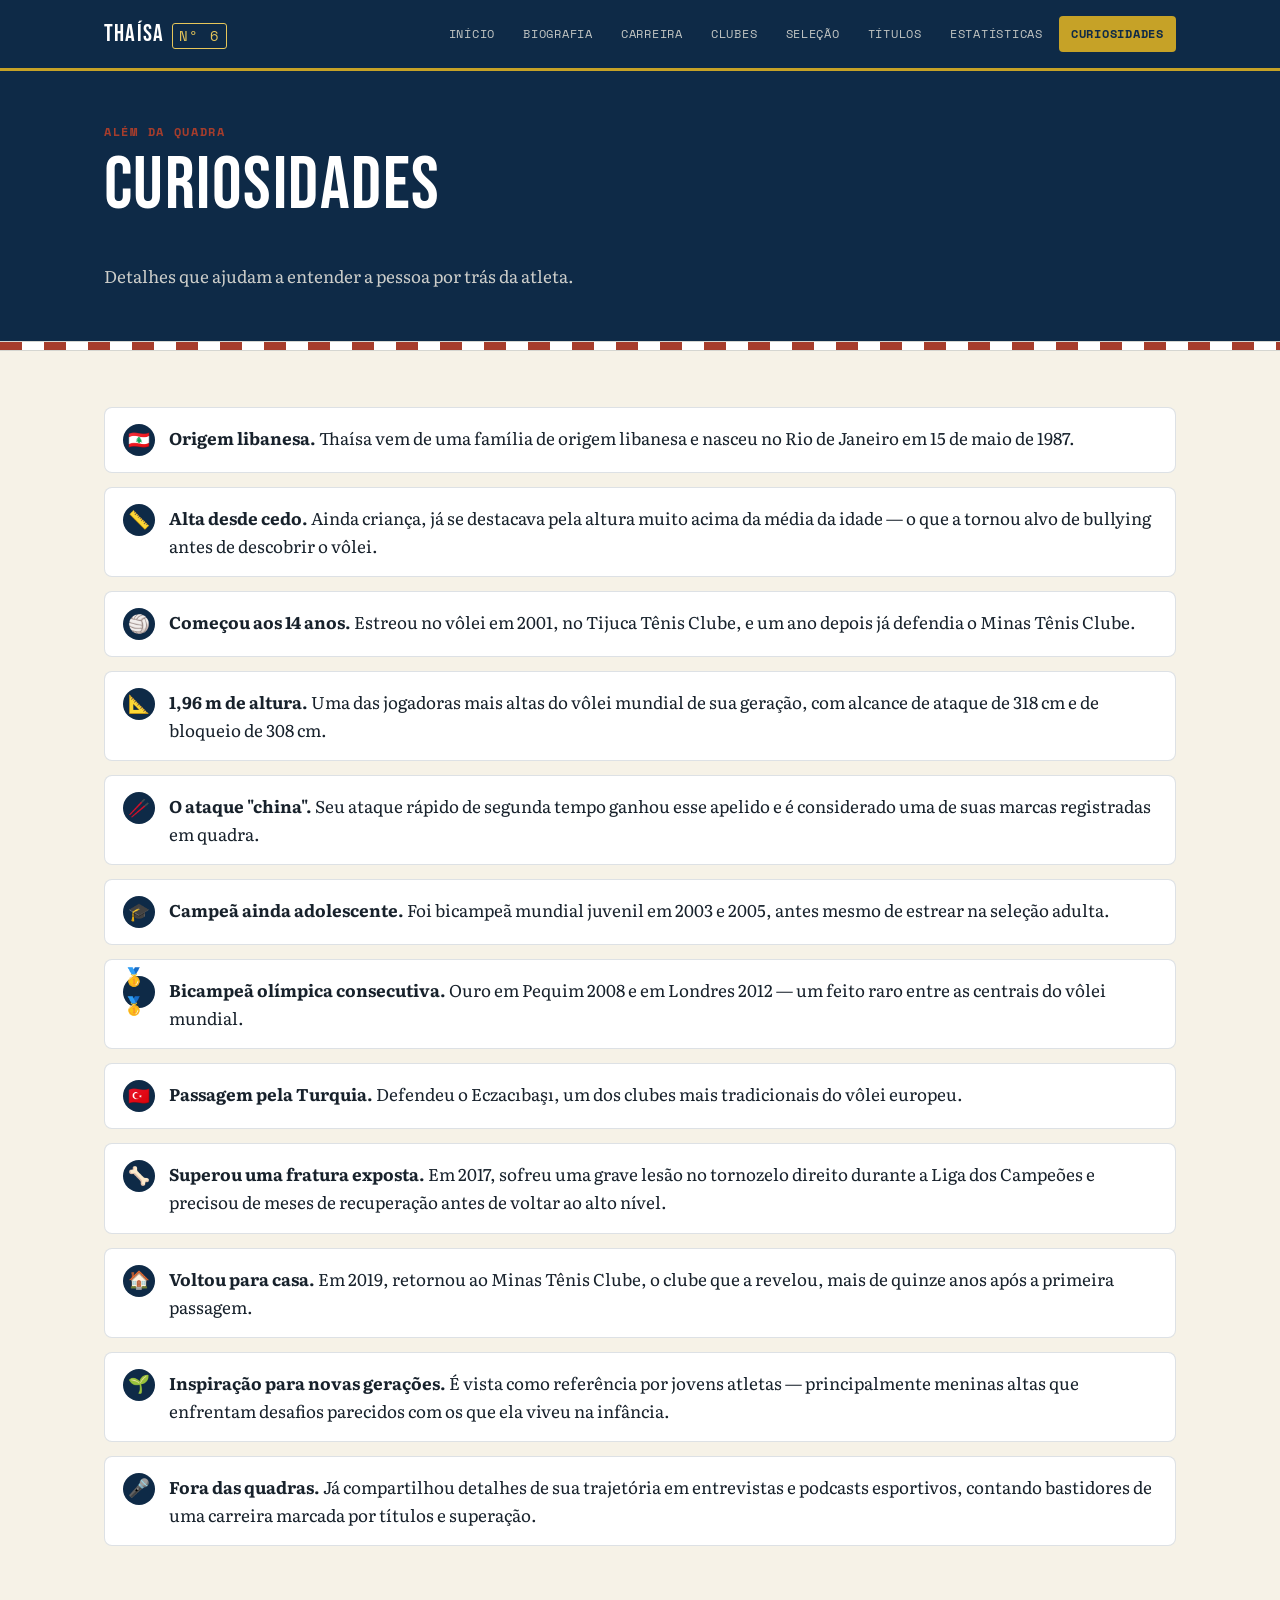
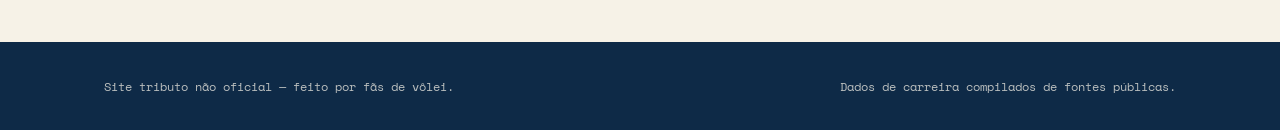
<file: curiosidades.html>
<!DOCTYPE html>
<html lang="pt-BR">

<head>
    <meta charset="UTF-8">
    <meta name="viewport" content="width=device-width, initial-scale=1.0">
    <title>Curiosidades — Thaísa Daher de Menezes</title>
    <link rel="stylesheet" href="style.css">
</head>

<body>
    <header class="site-header">
        <div class="nav-bar">
            <a class="brand" href="index.html">Thaísa <span class="brand-num">Nº 6</span></a>
            <button class="nav-toggle" aria-expanded="false" aria-controls="main-nav" aria-label="Abrir menu">
                <span></span>
            </button>
            <nav class="main-nav" id="main-nav">
                <ul>
                    <li><a href="index.html">Início</a></li>
                    <li><a href="biografia.html">Biografia</a></li>
                    <li><a href="carreira.html">Carreira</a></li>
                    <li><a href="clubes.html">Clubes</a></li>
                    <li><a href="selecao.html">Seleção</a></li>
                    <li><a href="titulos.html">Títulos</a></li>
                    <li><a href="estatisticas.html">Estatísticas</a></li>
                    <li><a href="curiosidades.html">Curiosidades</a></li>
                </ul>
            </nav>
        </div>
    </header>

    <section class="page-hero">
        <div class="container">
            <span class="eyebrow">Além da quadra</span>
            <h1>Curiosidades</h1>
            <p>Detalhes que ajudam a entender a pessoa por trás da atleta.</p>
        </div>
    </section>

    <div class="antenna-rule" role="presentation"></div>

    <section class="section">
        <div class="container">
            <ul class="fact-list">
                <li><span class="icon">🇱🇧</span><div><strong>Origem libanesa.</strong> Thaísa vem de uma família de
                        origem libanesa e nasceu no Rio de Janeiro em 15 de maio de 1987.</div></li>
                <li><span class="icon">📏</span><div><strong>Alta desde cedo.</strong> Ainda criança, já se destacava
                        pela altura muito acima da média da idade — o que a tornou alvo de bullying antes de
                        descobrir o vôlei.</div></li>
                <li><span class="icon">🏐</span><div><strong>Começou aos 14 anos.</strong> Estreou no vôlei em 2001,
                        no Tijuca Tênis Clube, e um ano depois já defendia o Minas Tênis Clube.</div></li>
                <li><span class="icon">📐</span><div><strong>1,96 m de altura.</strong> Uma das jogadoras mais altas
                        do vôlei mundial de sua geração, com alcance de ataque de 318 cm e de bloqueio de 308 cm.</div></li>
                <li><span class="icon">🥢</span><div><strong>O ataque "china".</strong> Seu ataque rápido de segunda
                        tempo ganhou esse apelido e é considerado uma de suas marcas registradas em quadra.</div></li>
                <li><span class="icon">🎓</span><div><strong>Campeã ainda adolescente.</strong> Foi bicampeã mundial
                        juvenil em 2003 e 2005, antes mesmo de estrear na seleção adulta.</div></li>
                <li><span class="icon">🥇🥇</span><div><strong>Bicampeã olímpica consecutiva.</strong> Ouro em Pequim
                        2008 e em Londres 2012 — um feito raro entre as centrais do vôlei mundial.</div></li>
                <li><span class="icon">🇹🇷</span><div><strong>Passagem pela Turquia.</strong> Defendeu o
                        Eczacıbaşı, um dos clubes mais tradicionais do vôlei europeu.</div></li>
                <li><span class="icon">🦴</span><div><strong>Superou uma fratura exposta.</strong> Em 2017, sofreu
                        uma grave lesão no tornozelo direito durante a Liga dos Campeões e precisou de meses de
                        recuperação antes de voltar ao alto nível.</div></li>
                <li><span class="icon">🏠</span><div><strong>Voltou para casa.</strong> Em 2019, retornou ao Minas
                        Tênis Clube, o clube que a revelou, mais de quinze anos após a primeira passagem.</div></li>
                <li><span class="icon">🌱</span><div><strong>Inspiração para novas gerações.</strong> É vista como
                        referência por jovens atletas — principalmente meninas altas que enfrentam desafios
                        parecidos com os que ela viveu na infância.</div></li>
                <li><span class="icon">🎤</span><div><strong>Fora das quadras.</strong> Já compartilhou detalhes de
                        sua trajetória em entrevistas e podcasts esportivos, contando bastidores de uma carreira
                        marcada por títulos e superação.</div></li>
            </ul>
        </div>
    </section>

    <footer class="site-footer">
        <div class="container">
            <span>Site tributo não oficial — feito por fãs de vôlei.</span>
            <span>Dados de carreira compilados de fontes públicas.</span>
        </div>
    </footer>

    <button class="to-top" aria-label="Voltar ao topo">↑</button>
    <script src="script.js"></script>
</body>

</html>
</file>
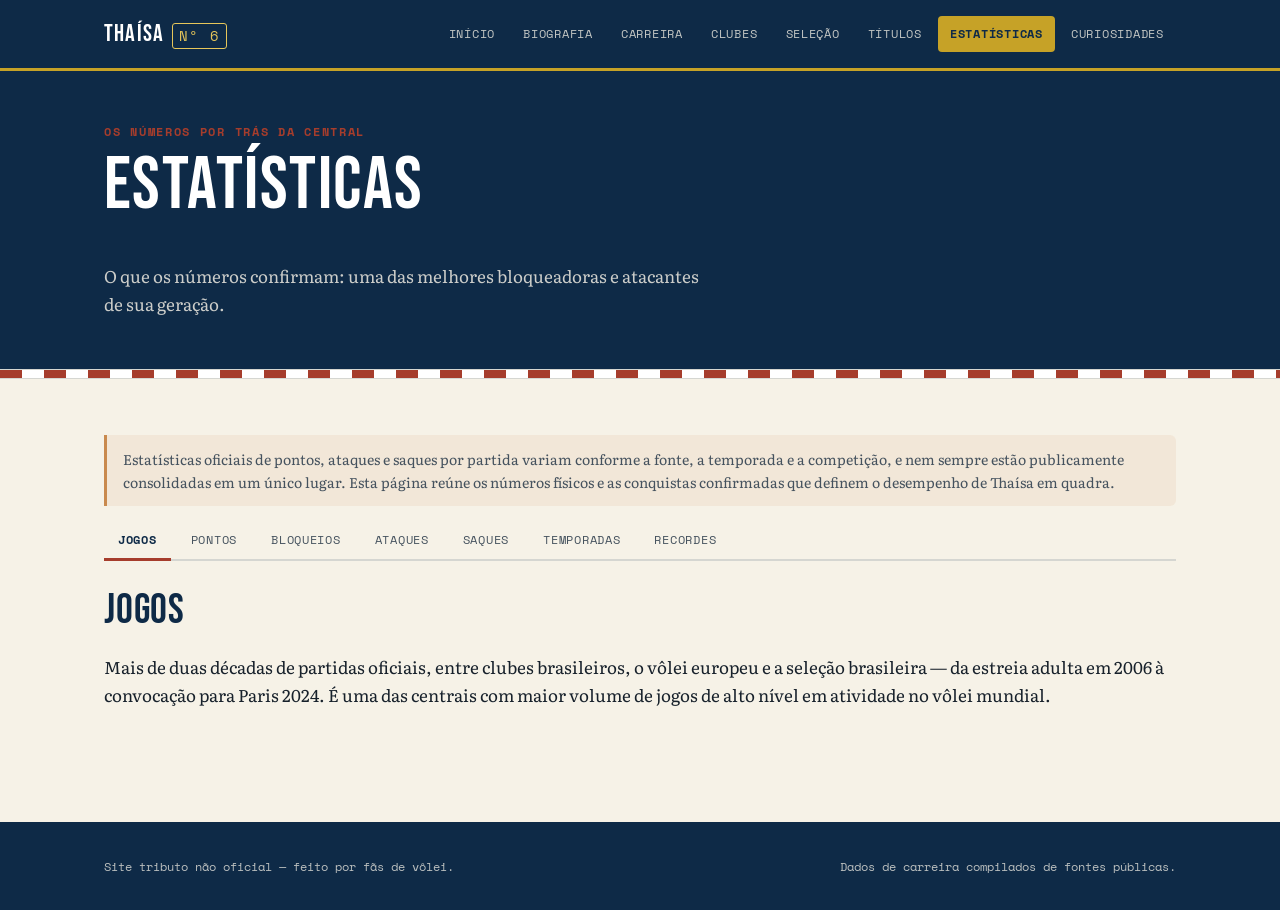
<file: estatisticas.html>
<!DOCTYPE html>
<html lang="pt-BR">

<head>
    <meta charset="UTF-8">
    <meta name="viewport" content="width=device-width, initial-scale=1.0">
    <title>Estatísticas — Thaísa Daher de Menezes</title>
    <link rel="stylesheet" href="style.css">
</head>

<body>
    <header class="site-header">
        <div class="nav-bar">
            <a class="brand" href="index.html">Thaísa <span class="brand-num">Nº 6</span></a>
            <button class="nav-toggle" aria-expanded="false" aria-controls="main-nav" aria-label="Abrir menu">
                <span></span>
            </button>
            <nav class="main-nav" id="main-nav">
                <ul>
                    <li><a href="index.html">Início</a></li>
                    <li><a href="biografia.html">Biografia</a></li>
                    <li><a href="carreira.html">Carreira</a></li>
                    <li><a href="clubes.html">Clubes</a></li>
                    <li><a href="selecao.html">Seleção</a></li>
                    <li><a href="titulos.html">Títulos</a></li>
                    <li><a href="estatisticas.html">Estatísticas</a></li>
                    <li><a href="curiosidades.html">Curiosidades</a></li>
                </ul>
            </nav>
        </div>
    </header>

    <section class="page-hero">
        <div class="container">
            <span class="eyebrow">Os números por trás da central</span>
            <h1>Estatísticas</h1>
            <p>O que os números confirmam: uma das melhores bloqueadoras e atacantes de sua geração.</p>
        </div>
    </section>

    <div class="antenna-rule" role="presentation"></div>

    <section class="section">
        <div class="container">
            <p class="note">Estatísticas oficiais de pontos, ataques e saques por partida variam conforme a fonte, a
                temporada e a competição, e nem sempre estão publicamente consolidadas em um único lugar. Esta página
                reúne os números físicos e as conquistas confirmadas que definem o desempenho de Thaísa em quadra.</p>

            <div class="tabs">
                <div class="tab-list" role="tablist">
                    <button role="tab" data-tab="jogos" aria-selected="true">Jogos</button>
                    <button role="tab" data-tab="pontos">Pontos</button>
                    <button role="tab" data-tab="bloqueios">Bloqueios</button>
                    <button role="tab" data-tab="ataques">Ataques</button>
                    <button role="tab" data-tab="saques">Saques</button>
                    <button role="tab" data-tab="temporadas">Temporadas</button>
                    <button role="tab" data-tab="recordes">Recordes</button>
                </div>

                <!-- JOGOS -->
                <div class="tab-panel is-active" data-panel="jogos">
                    <h2>Jogos</h2>
                    <p>Mais de duas décadas de partidas oficiais, entre clubes brasileiros, o vôlei europeu e a
                        seleção brasileira — da estreia adulta em 2006 à convocação para Paris 2024. É uma das
                        centrais com maior volume de jogos de alto nível em atividade no vôlei mundial.</p>
                </div>

                <!-- PONTOS -->
                <div class="tab-panel" data-panel="pontos">
                    <h2>Pontos</h2>
                    <p>Como central, a maior parte da pontuação de Thaísa vem do bloqueio e do ataque rápido de
                        segunda tempo — o "china", jogada de assinatura que explora sua envergadura e velocidade de
                        salto para surpreender o bloqueio adversário antes mesmo do levantamento ser concluído.</p>
                </div>

                <!-- BLOQUEIOS -->
                <div class="tab-panel" data-panel="bloqueios">
                    <h2>Bloqueios</h2>
                    <p>O bloqueio é a marca registrada de Thaísa. Com 308 cm de alcance nessa fundamentação, ela já
                        liderou estatísticas de bloqueio em edições da Superliga (como na sua segunda temporada por
                        Osasco) e foi premiada como Melhor Bloqueadora em diversos torneios ao longo da carreira.</p>
                    <div class="stat-grid">
                        <div class="stat-box"><span class="num" data-count-to="308" data-suffix=" cm">0</span><span class="lbl">Alcance de bloqueio</span></div>
                    </div>
                </div>

                <!-- ATAQUES -->
                <div class="tab-panel" data-panel="ataques">
                    <h2>Ataques</h2>
                    <p>Com 318 cm de alcance de ataque, Thaísa é reconhecida também como uma atacante eficiente para
                        a posição de central, tendo recebido premiações de Melhor Atacante em competições
                        disputadas por seus clubes.</p>
                    <div class="stat-grid">
                        <div class="stat-box"><span class="num" data-count-to="318" data-suffix=" cm">0</span><span class="lbl">Alcance de ataque</span></div>
                    </div>
                </div>

                <!-- SAQUES -->
                <div class="tab-panel" data-panel="saques">
                    <h2>Saques</h2>
                    <p>O saque de Thaísa é reconhecido como um fundamento sólido dentro do seu conjunto de jogo,
                        somando pressão ao sistema defensivo do adversário — ainda que, como central, seu maior
                        volume de pontos venha do bloqueio e do ataque.</p>
                </div>

                <!-- TEMPORADAS -->
                <div class="tab-panel" data-panel="temporadas">
                    <h2>Temporadas</h2>
                    <p>Desde a estreia profissional em 2002, Thaísa soma cerca de vinte temporadas em alto nível,
                        entre Brasil e Europa, mantendo-se competitiva mesmo depois de superar uma lesão grave em
                        2017.</p>
                    <div class="stat-grid">
                        <div class="stat-box"><span class="num" data-count-to="20" data-suffix="+">0</span><span class="lbl">Temporadas profissionais</span></div>
                    </div>
                </div>

                <!-- RECORDES -->
                <div class="tab-panel" data-panel="recordes">
                    <h2>Recordes e marcas</h2>
                    <ul class="fact-list">
                        <li><span class="icon">🥇</span><div><strong>Bicampeã olímpica consecutiva</strong> (2008 e
                                2012), um feito raro entre as centrais do vôlei mundial.</div></li>
                        <li><span class="icon">🏆</span><div><strong>Octacampeã da Superliga</strong> ao longo da
                                carreira, somando conquistas por diferentes clubes.</div></li>
                        <li><span class="icon">💪</span><div><strong>Retorno ao alto nível</strong> após fratura
                                exposta no tornozelo em 2017, seguido de nova convocação olímpica em 2024.</div></li>
                        <li><span class="icon">📏</span><div><strong>Uma das mais altas do vôlei mundial</strong> de
                                sua geração, com 1,96 m.</div></li>
                    </ul>
                </div>
            </div>
        </div>
    </section>

    <footer class="site-footer">
        <div class="container">
            <span>Site tributo não oficial — feito por fãs de vôlei.</span>
            <span>Dados de carreira compilados de fontes públicas.</span>
        </div>
    </footer>

    <button class="to-top" aria-label="Voltar ao topo">↑</button>
    <script src="script.js"></script>
</body>

</html>
</file>
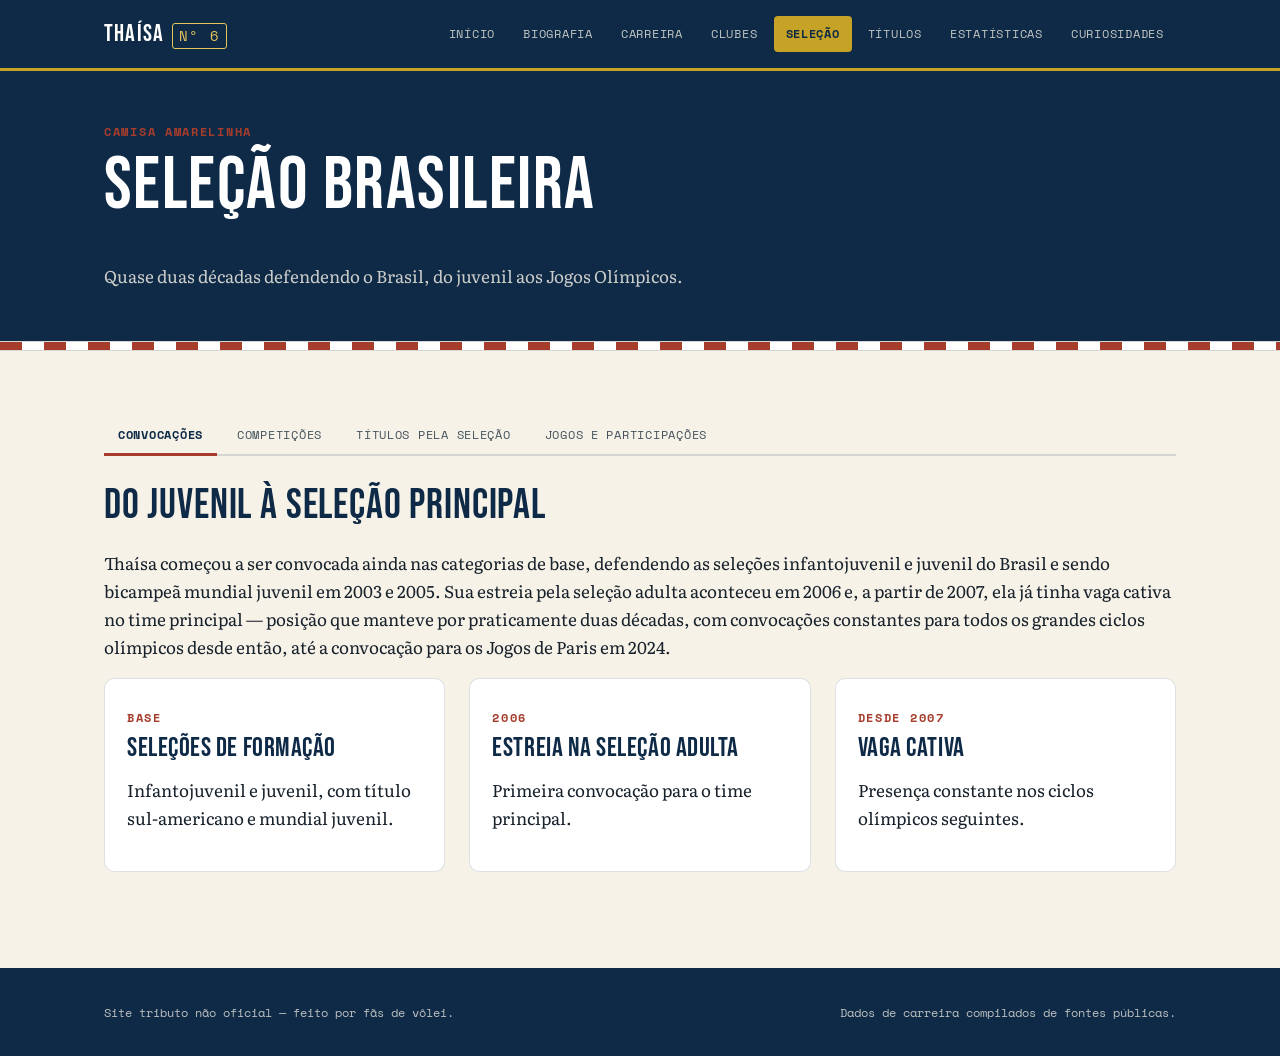
<file: selecao.html>
<!DOCTYPE html>
<html lang="pt-BR">

<head>
    <meta charset="UTF-8">
    <meta name="viewport" content="width=device-width, initial-scale=1.0">
    <title>Seleção Brasileira — Thaísa Daher de Menezes</title>
    <link rel="stylesheet" href="style.css">
</head>

<body>
    <header class="site-header">
        <div class="nav-bar">
            <a class="brand" href="index.html">Thaísa <span class="brand-num">Nº 6</span></a>
            <button class="nav-toggle" aria-expanded="false" aria-controls="main-nav" aria-label="Abrir menu">
                <span></span>
            </button>
            <nav class="main-nav" id="main-nav">
                <ul>
                    <li><a href="index.html">Início</a></li>
                    <li><a href="biografia.html">Biografia</a></li>
                    <li><a href="carreira.html">Carreira</a></li>
                    <li><a href="clubes.html">Clubes</a></li>
                    <li><a href="selecao.html">Seleção</a></li>
                    <li><a href="titulos.html">Títulos</a></li>
                    <li><a href="estatisticas.html">Estatísticas</a></li>
                    <li><a href="curiosidades.html">Curiosidades</a></li>
                </ul>
            </nav>
        </div>
    </header>

    <section class="page-hero">
        <div class="container">
            <span class="eyebrow">Camisa amarelinha</span>
            <h1>Seleção Brasileira</h1>
            <p>Quase duas décadas defendendo o Brasil, do juvenil aos Jogos Olímpicos.</p>
        </div>
    </section>

    <div class="antenna-rule" role="presentation"></div>

    <section class="section">
        <div class="container">
            <div class="tabs">
                <div class="tab-list" role="tablist">
                    <button role="tab" data-tab="convocacoes" aria-selected="true">Convocações</button>
                    <button role="tab" data-tab="competicoes">Competições</button>
                    <button role="tab" data-tab="titulos-selecao">Títulos pela Seleção</button>
                    <button role="tab" data-tab="jogos">Jogos e participações</button>
                </div>

                <!-- CONVOCAÇÕES -->
                <div class="tab-panel is-active" data-panel="convocacoes">
                    <h2>Do juvenil à seleção principal</h2>
                    <p>Thaísa começou a ser convocada ainda nas categorias de base, defendendo as seleções
                        infantojuvenil e juvenil do Brasil e sendo bicampeã mundial juvenil em 2003 e 2005. Sua
                        estreia pela seleção adulta aconteceu em 2006 e, a partir de 2007, ela já tinha vaga cativa
                        no time principal — posição que manteve por praticamente duas décadas, com convocações
                        constantes para todos os grandes ciclos olímpicos desde então, até a convocação para os
                        Jogos de Paris em 2024.</p>
                    <div class="grid-3">
                        <div class="card"><span class="eyebrow">Base</span><h3>Seleções de formação</h3><p>Infantojuvenil e juvenil, com título sul-americano e mundial juvenil.</p></div>
                        <div class="card"><span class="eyebrow">2006</span><h3>Estreia na seleção adulta</h3><p>Primeira convocação para o time principal.</p></div>
                        <div class="card"><span class="eyebrow">Desde 2007</span><h3>Vaga cativa</h3><p>Presença constante nos ciclos olímpicos seguintes.</p></div>
                    </div>
                </div>

                <!-- COMPETIÇÕES -->
                <div class="tab-panel" data-panel="competicoes">
                    <h2>Principais competições disputadas</h2>
                    <div class="grid-2">
                        <div class="card">
                            <h3>Jogos Olímpicos</h3>
                            <p>Pequim 2008 (ouro), Londres 2012 (ouro) e Paris 2024, entre outras participações ao
                                longo da carreira.</p>
                        </div>
                        <div class="card">
                            <h3>Campeonato Mundial</h3>
                            <p>Vice-campeã em 2010 e medalha de bronze em 2014.</p>
                        </div>
                        <div class="card">
                            <h3>Grand Prix (atual Liga das Nações)</h3>
                            <p>Cinco títulos em oito finais disputadas pela seleção brasileira.</p>
                        </div>
                        <div class="card">
                            <h3>Copa Pan-Americana e Jogos Pan-Americanos</h3>
                            <p>Tricampeã da Copa Pan-Americana; ouro e prata em edições dos Jogos Pan-Americanos.</p>
                        </div>
                        <div class="card">
                            <h3>Copa dos Campeões</h3>
                            <p>Medalha de prata na edição de 2009.</p>
                        </div>
                        <div class="card">
                            <h3>Copa do Mundo</h3>
                            <p>Vice-campeã da Copa do Mundo do Japão.</p>
                        </div>
                    </div>
                </div>

                <!-- TÍTULOS PELA SELEÇÃO -->
                <div class="tab-panel" data-panel="titulos-selecao">
                    <h2>Títulos pela Seleção Brasileira</h2>
                    <ul class="fact-list">
                        <li><span class="icon">🥇</span><div><strong>Bicampeã olímpica</strong> — Pequim 2008 e
                                Londres 2012.</div></li>
                        <li><span class="icon">🏐</span><div><strong>Pentacampeã do Grand Prix</strong> — cinco
                                títulos em oito finais disputadas.</div></li>
                        <li><span class="icon">🌎</span><div><strong>Tricampeã da Copa Pan-Americana.</strong></div></li>
                        <li><span class="icon">🥈</span><div><strong>Vice-campeã mundial</strong> em 2010 e
                                <strong>medalha de bronze</strong> no Mundial de 2014.</div></li>
                        <li><span class="icon">🏆</span><div><strong>Medalhista nos Jogos Pan-Americanos</strong> —
                                ouro e prata em diferentes edições.</div></li>
                    </ul>
                </div>

                <!-- JOGOS E PARTICIPAÇÕES -->
                <div class="tab-panel" data-panel="jogos">
                    <h2>Jogos e participações</h2>
                    <p>Desde a estreia em 2006, Thaísa acumula centenas de partidas pela seleção brasileira em
                        Olimpíadas, Mundiais, Grand Prix / Liga das Nações e torneios continentais. Foi reserva nas
                        campanhas iniciais e assumiu a titularidade absoluta ao lado de Fabiana a partir dos Jogos de
                        Londres 2012, mantendo-se como peça fundamental do sistema de bloqueio da seleção em quase
                        todos os grandes torneios da década seguinte — inclusive na convocação para Paris 2024, já em
                        fase mais avançada da carreira.</p>
                    <p class="note">O número exato de jogos disputados pela seleção varia conforme a fonte e a
                        temporada; esta página reúne as competições e conquistas confirmadas ao longo da carreira.</p>
                </div>
            </div>
        </div>
    </section>

    <footer class="site-footer">
        <div class="container">
            <span>Site tributo não oficial — feito por fãs de vôlei.</span>
            <span>Dados de carreira compilados de fontes públicas.</span>
        </div>
    </footer>

    <button class="to-top" aria-label="Voltar ao topo">↑</button>
    <script src="script.js"></script>
</body>

</html>
</file>
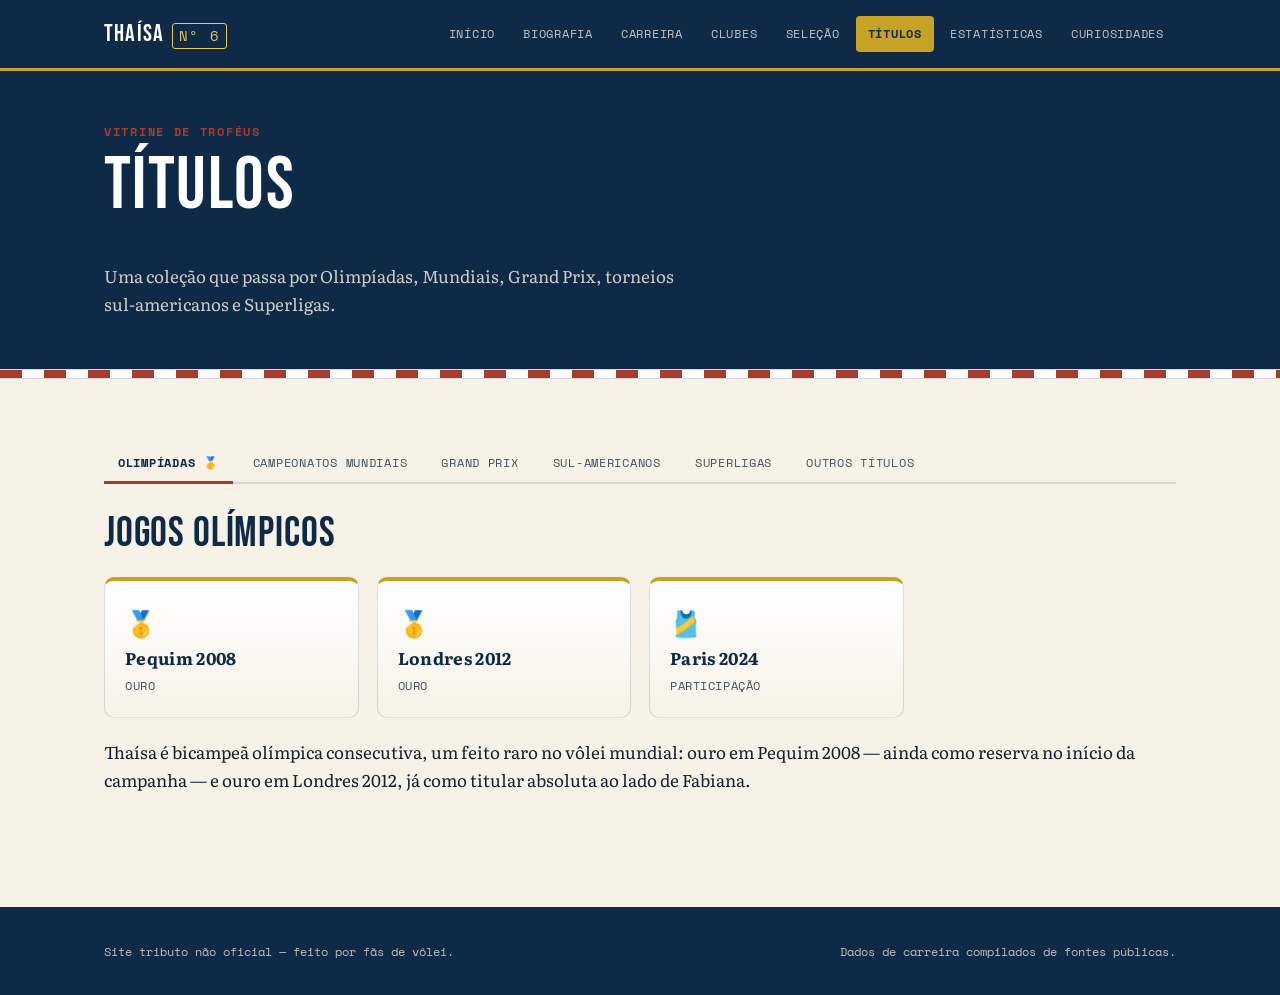
<file: titulos.html>
<!DOCTYPE html>
<html lang="pt-BR">

<head>
    <meta charset="UTF-8">
    <meta name="viewport" content="width=device-width, initial-scale=1.0">
    <title>Títulos — Thaísa Daher de Menezes</title>
    <link rel="stylesheet" href="style.css">
</head>

<body>
    <header class="site-header">
        <div class="nav-bar">
            <a class="brand" href="index.html">Thaísa <span class="brand-num">Nº 6</span></a>
            <button class="nav-toggle" aria-expanded="false" aria-controls="main-nav" aria-label="Abrir menu">
                <span></span>
            </button>
            <nav class="main-nav" id="main-nav">
                <ul>
                    <li><a href="index.html">Início</a></li>
                    <li><a href="biografia.html">Biografia</a></li>
                    <li><a href="carreira.html">Carreira</a></li>
                    <li><a href="clubes.html">Clubes</a></li>
                    <li><a href="selecao.html">Seleção</a></li>
                    <li><a href="titulos.html">Títulos</a></li>
                    <li><a href="estatisticas.html">Estatísticas</a></li>
                    <li><a href="curiosidades.html">Curiosidades</a></li>
                </ul>
            </nav>
        </div>
    </header>

    <section class="page-hero">
        <div class="container">
            <span class="eyebrow">Vitrine de troféus</span>
            <h1>Títulos</h1>
            <p>Uma coleção que passa por Olimpíadas, Mundiais, Grand Prix, torneios sul-americanos e Superligas.</p>
        </div>
    </section>

    <div class="antenna-rule" role="presentation"></div>

    <section class="section">
        <div class="container">
            <div class="tabs">
                <div class="tab-list" role="tablist">
                    <button role="tab" data-tab="olimpiadas" aria-selected="true">Olimpíadas 🥇</button>
                    <button role="tab" data-tab="mundiais">Campeonatos Mundiais</button>
                    <button role="tab" data-tab="grandprix">Grand Prix</button>
                    <button role="tab" data-tab="sulamericanos">Sul-Americanos</button>
                    <button role="tab" data-tab="superligas">Superligas</button>
                    <button role="tab" data-tab="outros">Outros títulos</button>
                </div>

                <!-- OLIMPÍADAS -->
                <div class="tab-panel is-active" data-panel="olimpiadas">
                    <h2>Jogos Olímpicos</h2>
                    <div class="medal-grid">
                        <div class="medal-card">
                            <span class="medal-emoji">🥇</span>
                            <h4>Pequim 2008</h4>
                            <span class="meta">Ouro</span>
                        </div>
                        <div class="medal-card">
                            <span class="medal-emoji">🥇</span>
                            <h4>Londres 2012</h4>
                            <span class="meta">Ouro</span>
                        </div>
                        <div class="medal-card">
                            <span class="medal-emoji">🎽</span>
                            <h4>Paris 2024</h4>
                            <span class="meta">Participação</span>
                        </div>
                    </div>
                    <p style="margin-top:20px;">Thaísa é bicampeã olímpica consecutiva, um feito raro no vôlei
                        mundial: ouro em Pequim 2008 — ainda como reserva no início da campanha — e ouro em Londres
                        2012, já como titular absoluta ao lado de Fabiana.</p>
                </div>

                <!-- MUNDIAIS -->
                <div class="tab-panel" data-panel="mundiais">
                    <h2>Campeonato Mundial</h2>
                    <div class="medal-grid">
                        <div class="medal-card silver">
                            <span class="medal-emoji">🥈</span>
                            <h4>Mundial 2010</h4>
                            <span class="meta">Prata</span>
                        </div>
                        <div class="medal-card bronze">
                            <span class="medal-emoji">🥉</span>
                            <h4>Mundial 2014</h4>
                            <span class="meta">Bronze</span>
                        </div>
                    </div>
                </div>

                <!-- GRAND PRIX -->
                <div class="tab-panel" data-panel="grandprix">
                    <h2>Grand Prix (atual Liga das Nações)</h2>
                    <p>Uma das competições em que a seleção brasileira mais se destacou na era Thaísa: cinco títulos
                        conquistados em oito finais disputadas.</p>
                    <div class="stat-grid">
                        <div class="stat-box"><span class="num" data-count-to="5">0</span><span class="lbl">Títulos</span></div>
                        <div class="stat-box"><span class="num" data-count-to="8">0</span><span class="lbl">Finais disputadas</span></div>
                    </div>
                </div>

                <!-- SUL-AMERICANOS -->
                <div class="tab-panel" data-panel="sulamericanos">
                    <h2>Torneios Sul-Americanos</h2>
                    <ul class="fact-list">
                        <li><span class="icon">🌎</span><div><strong>Tetracampeã Sul-Americana</strong> pela
                                seleção brasileira.</div></li>
                        <li><span class="icon">🏐</span><div><strong>Heptacampeã Sul-Americana de Clubes.</strong></div></li>
                        <li><span class="icon">🌎</span><div><strong>Tricampeã da Copa Pan-Americana</strong> pela
                                seleção brasileira.</div></li>
                    </ul>
                </div>

                <!-- SUPERLIGAS -->
                <div class="tab-panel" data-panel="superligas">
                    <h2>Superliga Brasileira</h2>
                    <p>Ao longo da carreira em clubes, Thaísa acumula cerca de oito títulos da Superliga —
                        conquistados pelo Rexona/Ades (três consecutivos, entre 2005/06 e 2007/08), por Osasco e pelo
                        Minas Tênis Clube.</p>
                    <div class="stat-grid">
                        <div class="stat-box"><span class="num" data-count-to="8">0</span><span class="lbl">Títulos de Superliga</span></div>
                        <div class="stat-box"><span class="num" data-count-to="3">0</span><span class="lbl">Consecutivos pelo Rexona/Ades</span></div>
                    </div>
                </div>

                <!-- OUTROS TÍTULOS -->
                <div class="tab-panel" data-panel="outros">
                    <h2>Outros títulos e reconhecimentos</h2>
                    <ul class="fact-list">
                        <li><span class="icon">🌍</span><div><strong>Mundial de Clubes</strong> — conquistado por
                                Osasco.</div></li>
                        <li><span class="icon">🇨🇭</span><div><strong>Bicampeã do Montreux Volley Masters.</strong></div></li>
                        <li><span class="icon">🏅</span><div><strong>Prêmios individuais</strong> — reconhecida em
                                diversas edições como Melhor Bloqueadora e Melhor Atacante.</div></li>
                        <li><span class="icon">🎓</span><div><strong>Bicampeã Mundial Juvenil</strong> (2003 e 2005),
                                nas categorias de base.</div></li>
                        <li><span class="icon">🥈</span><div><strong>Prata na Copa dos Campeões</strong> de 2009.</div></li>
                    </ul>
                </div>
            </div>
        </div>
    </section>

    <footer class="site-footer">
        <div class="container">
            <span>Site tributo não oficial — feito por fãs de vôlei.</span>
            <span>Dados de carreira compilados de fontes públicas.</span>
        </div>
    </footer>

    <button class="to-top" aria-label="Voltar ao topo">↑</button>
    <script src="script.js"></script>
</body>

</html>
</file>
<file: style.css>
/* =========================================================
   Thaísa Daher de Menezes — site oficial de fã
   Sistema de design: inspirado na quadra de vôlei e na
   antena de rede (listras vermelho/branco), no placar
   eletrônico e no ouro das medalhas olímpicas.
   ========================================================= */

@import url('https://fonts.googleapis.com/css2?family=Bebas+Neue&family=Literata:ital,opsz,wght@0,18..144,400;0,18..144,500;0,18..144,600;0,18..144,700;1,18..144,400&family=Space+Mono:wght@400;700&display=swap');

:root {
  /* --- Cores nomeadas --- */
  --court-navy: #0e2a47;   /* azul-quadra, fundo escuro / cabeçalhos */
  --court-navy-2: #123456; /* variação para gradientes */
  --net-cream: #f6f2e7;    /* fundo claro, "linha da quadra" */
  --wood-tan: #c98a4e;     /* piso de taco, acento quente */
  --gold: #c6a227;         /* ouro olímpico */
  --gold-light: #e6c65a;
  --clay: #a63d2c;         /* vermelho da antena/bola */
  --ink: #17212b;          /* texto principal */
  --ink-soft: #45525e;
  --line-white: #ffffff;
  --border-soft: rgba(14, 42, 71, 0.14);

  /* --- Tipografia --- */
  --font-display: 'Bebas Neue', 'Arial Narrow', sans-serif;
  --font-body: 'Literata', Georgia, serif;
  --font-mono: 'Space Mono', 'Courier New', monospace;

  --container: 1120px;
}

* { box-sizing: border-box; }

html {
  scroll-behavior: smooth;
}

@media (prefers-reduced-motion: reduce) {
  html { scroll-behavior: auto; }
  *, *::before, *::after {
    animation-duration: 0.001ms !important;
    animation-iteration-count: 1 !important;
    transition-duration: 0.001ms !important;
    scroll-behavior: auto !important;
  }
}

body {
  margin: 0;
  background: var(--net-cream);
  color: var(--ink);
  font-family: var(--font-body);
  font-size: 17px;
  line-height: 1.65;
  -webkit-font-smoothing: antialiased;
}

img {
  max-width: 100%;
  display: block;
}

/* imagens ausentes recebem um "placeholder de quadra" em vez de quebrar o layout */
img {
  background: linear-gradient(135deg, var(--court-navy) 0%, var(--court-navy-2) 100%);
  min-height: 180px;
  object-fit: cover;
  color: transparent;
}

a {
  color: inherit;
  text-decoration: none;
}

h1, h2, h3, h4 {
  font-family: var(--font-display);
  letter-spacing: 0.02em;
  font-weight: 400;
  line-height: 1.05;
  margin: 0 0 0.5em;
  color: var(--court-navy);
}

h1 { font-size: clamp(2.6rem, 6vw, 4.6rem); }
h2 { font-size: clamp(1.8rem, 4vw, 2.6rem); }
h3 { font-size: clamp(1.3rem, 2.6vw, 1.7rem); }

p { margin: 0 0 1em; }

.eyebrow {
  font-family: var(--font-mono);
  text-transform: uppercase;
  letter-spacing: 0.14em;
  font-size: 0.76rem;
  color: var(--clay);
  font-weight: 700;
  display: inline-block;
  margin-bottom: 0.6em;
}

.container {
  max-width: var(--container);
  margin: 0 auto;
  padding: 0 24px;
}

/* =========================================================
   NAVEGAÇÃO — cabeçalho estilo placar eletrônico
   ========================================================= */

.site-header {
  position: sticky;
  top: 0;
  z-index: 100;
  background: var(--court-navy);
  border-bottom: 3px solid var(--gold);
}

.nav-bar {
  max-width: var(--container);
  margin: 0 auto;
  padding: 14px 24px;
  display: flex;
  align-items: center;
  justify-content: space-between;
  gap: 20px;
}

.brand {
  font-family: var(--font-display);
  color: var(--line-white);
  font-size: 1.5rem;
  letter-spacing: 0.05em;
  display: flex;
  align-items: baseline;
  gap: 8px;
}

.brand .brand-num {
  font-family: var(--font-mono);
  font-size: 0.85rem;
  color: var(--gold-light);
  border: 1px solid var(--gold-light);
  border-radius: 3px;
  padding: 1px 6px;
}

.nav-toggle {
  display: none;
  background: none;
  border: 1px solid rgba(255,255,255,0.35);
  border-radius: 6px;
  width: 42px;
  height: 38px;
  cursor: pointer;
  position: relative;
}
.nav-toggle span,
.nav-toggle span::before,
.nav-toggle span::after {
  content: '';
  position: absolute;
  left: 9px;
  right: 9px;
  height: 2px;
  background: var(--line-white);
  transition: transform 0.2s ease, opacity 0.2s ease;
}
.nav-toggle span { top: 18px; }
.nav-toggle span::before { top: -7px; }
.nav-toggle span::after { top: 7px; }
.nav-toggle[aria-expanded="true"] span { background: transparent; }
.nav-toggle[aria-expanded="true"] span::before { transform: translateY(7px) rotate(45deg); }
.nav-toggle[aria-expanded="true"] span::after { transform: translateY(-7px) rotate(-45deg); }

.main-nav ul {
  list-style: none;
  display: flex;
  gap: 4px;
  margin: 0;
  padding: 0;
  flex-wrap: wrap;
}

.main-nav a {
  font-family: var(--font-mono);
  font-size: 0.78rem;
  letter-spacing: 0.06em;
  text-transform: uppercase;
  color: rgba(246,242,231,0.78);
  padding: 8px 12px;
  border-radius: 4px;
  display: inline-block;
  transition: color 0.15s ease, background 0.15s ease;
}

.main-nav a:hover {
  color: var(--line-white);
  background: rgba(255,255,255,0.08);
}

.main-nav a[aria-current="page"] {
  color: var(--court-navy);
  background: var(--gold);
  font-weight: 700;
}

@media (max-width: 780px) {
  .nav-toggle { display: block; }
  .main-nav {
    width: 100%;
    max-height: 0;
    overflow: hidden;
    transition: max-height 0.25s ease;
  }
  .main-nav.is-open { max-height: 400px; }
  .main-nav ul { flex-direction: column; padding: 10px 0 4px; }
  .nav-bar { flex-wrap: wrap; }
}

/* =========================================================
   HERO
   ========================================================= */

.hero {
  position: relative;
  background: radial-gradient(circle at 15% 20%, var(--court-navy-2), var(--court-navy) 60%);
  color: var(--net-cream);
  overflow: hidden;
}

/* textura de "rede" — linhas finas cruzadas, como a malha da rede de vôlei */
.hero::before {
  content: '';
  position: absolute;
  inset: 0;
  background-image:
    linear-gradient(rgba(255,255,255,0.05) 1px, transparent 1px),
    linear-gradient(90deg, rgba(255,255,255,0.05) 1px, transparent 1px);
  background-size: 34px 34px;
  mask-image: linear-gradient(to bottom, black, transparent 85%);
  pointer-events: none;
}

.hero-inner {
  position: relative;
  max-width: var(--container);
  margin: 0 auto;
  padding: 64px 24px 48px;
  display: grid;
  grid-template-columns: 1.3fr 1fr;
  gap: 40px;
  align-items: center;
}

@media (max-width: 860px) {
  .hero-inner { grid-template-columns: 1fr; padding-top: 44px; }
}

.hero h1 { color: var(--line-white); margin-bottom: 0.2em; }
.hero .tagline {
  font-family: var(--font-body);
  font-style: italic;
  font-size: 1.15rem;
  color: var(--gold-light);
  margin-bottom: 1em;
}
.hero p.lead {
  color: rgba(246,242,231,0.86);
  font-size: 1.05rem;
  max-width: 52ch;
}

.hero-photo {
  border-radius: 10px;
  overflow: hidden;
  border: 3px solid rgba(255,255,255,0.15);
  box-shadow: 0 20px 50px rgba(0,0,0,0.35);
}
.hero-photo img { width: 100%; height: 100%; aspect-ratio: 4/5; object-fit: cover; }

/* placar de estatísticas rápidas no hero */
.scorechips {
  display: flex;
  flex-wrap: wrap;
  gap: 10px;
  margin-top: 28px;
}
.scorechip {
  font-family: var(--font-mono);
  background: rgba(255,255,255,0.06);
  border: 1px solid rgba(255,255,255,0.18);
  border-radius: 8px;
  padding: 10px 14px;
  min-width: 108px;
}
.scorechip .num {
  display: block;
  font-family: var(--font-display);
  font-size: 1.9rem;
  color: var(--gold-light);
  line-height: 1;
}
.scorechip .lbl {
  display: block;
  font-size: 0.68rem;
  text-transform: uppercase;
  letter-spacing: 0.08em;
  color: rgba(246,242,231,0.7);
  margin-top: 4px;
}

/* =========================================================
   DIVISOR "ANTENA" — elemento assinatura do site.
   As antenas de vôlei têm listras vermelhas e brancas de
   10 cm; usamos esse padrão como régua decorativa entre
   seções e como espinha dorsal das linhas do tempo.
   ========================================================= */

.antenna-rule {
  height: 10px;
  background-repeat: repeat-x;
  background-image: repeating-linear-gradient(
    90deg,
    var(--clay) 0px, var(--clay) 22px,
    var(--line-white) 22px, var(--line-white) 44px
  );
  border-top: 1px solid var(--border-soft);
  border-bottom: 1px solid var(--border-soft);
}

/* =========================================================
   LAYOUT GERAL DE SEÇÃO
   ========================================================= */

.section {
  padding: 56px 0;
}
.section + .section {
  border-top: 1px solid var(--border-soft);
}
.section-head {
  max-width: 62ch;
  margin-bottom: 32px;
}
.section--dark {
  background: var(--court-navy);
  color: var(--net-cream);
}
.section--dark h2, .section--dark h3 { color: var(--net-cream); }

.grid-2 { display: grid; grid-template-columns: 1fr 1fr; gap: 28px; }
.grid-3 { display: grid; grid-template-columns: repeat(3, 1fr); gap: 24px; }
.grid-4 { display: grid; grid-template-columns: repeat(4, 1fr); gap: 20px; }
@media (max-width: 860px) {
  .grid-2, .grid-3, .grid-4 { grid-template-columns: 1fr; }
}
@media (min-width: 861px) and (max-width: 1020px) {
  .grid-3, .grid-4 { grid-template-columns: repeat(2, 1fr); }
}

.card {
  background: var(--line-white);
  border: 1px solid var(--border-soft);
  border-radius: 10px;
  padding: 22px;
}

.card--link {
  display: block;
  transition: transform 0.15s ease, box-shadow 0.15s ease;
}
.card--link:hover {
  transform: translateY(-3px);
  box-shadow: 0 14px 30px rgba(14,42,71,0.14);
}
.card--link .eyebrow { margin-bottom: 0.3em; }

/* =========================================================
   NAV DE ÍNDICE (menus antigos das páginas — mantido como
   navegação secundária "início rápido" dentro do conteúdo)
   ========================================================= */
menu { margin: 0; padding: 0; }
menu ul { list-style: none; padding: 0; margin: 0; }

/* =========================================================
   ABAS (usadas em Carreira, Clubes, Seleção, Títulos, Estatísticas)
   ========================================================= */

.tabs {
  margin-top: 8px;
}
.tab-list {
  display: flex;
  flex-wrap: wrap;
  gap: 6px;
  border-bottom: 2px solid var(--border-soft);
  margin-bottom: 28px;
}
.tab-list button {
  font-family: var(--font-mono);
  font-size: 0.76rem;
  text-transform: uppercase;
  letter-spacing: 0.06em;
  background: none;
  border: none;
  padding: 10px 14px;
  cursor: pointer;
  color: var(--ink-soft);
  border-bottom: 3px solid transparent;
  margin-bottom: -2px;
  transition: color 0.15s ease, border-color 0.15s ease;
}
.tab-list button:hover { color: var(--court-navy); }
.tab-list button[aria-selected="true"] {
  color: var(--court-navy);
  border-bottom-color: var(--clay);
  font-weight: 700;
}
.tab-panel { display: none; }
.tab-panel.is-active { display: block; animation: fadein 0.25s ease; }

@keyframes fadein {
  from { opacity: 0; transform: translateY(4px); }
  to { opacity: 1; transform: translateY(0); }
}

/* =========================================================
   TIMELINE ESTILO "ANTENA"
   ========================================================= */

.timeline {
  position: relative;
  padding-left: 34px;
  margin-top: 8px;
}
.timeline::before {
  content: '';
  position: absolute;
  left: 8px;
  top: 4px;
  bottom: 4px;
  width: 6px;
  border-radius: 3px;
  background-repeat: repeat-y;
  background-image: repeating-linear-gradient(
    180deg,
    var(--clay) 0px, var(--clay) 14px,
    var(--line-white) 14px, var(--line-white) 28px
  );
  border: 1px solid var(--border-soft);
}
.timeline-item {
  position: relative;
  padding-bottom: 30px;
  opacity: 0;
  transform: translateX(-8px);
  transition: opacity 0.5s ease, transform 0.5s ease;
}
.timeline-item.in-view { opacity: 1; transform: translateX(0); }
.timeline-item::before {
  content: '';
  position: absolute;
  left: -34px;
  top: 4px;
  width: 14px;
  height: 14px;
  border-radius: 50%;
  background: var(--gold);
  border: 3px solid var(--court-navy);
}
.timeline-year {
  font-family: var(--font-display);
  font-size: 1.6rem;
  color: var(--clay);
  line-height: 1;
}
.timeline-item h4 {
  font-family: var(--font-body);
  font-weight: 700;
  font-style: normal;
  color: var(--court-navy);
  margin: 4px 0 4px;
  font-size: 1.05rem;
}
.timeline-item p { margin: 0; color: var(--ink-soft); }

/* =========================================================
   TABELAS DE DADOS (clubes, temporadas, estatísticas)
   ========================================================= */

.data-table {
  width: 100%;
  border-collapse: collapse;
  font-size: 0.94rem;
  background: var(--line-white);
  border-radius: 8px;
  overflow: hidden;
}
.data-table caption {
  text-align: left;
  font-family: var(--font-mono);
  font-size: 0.72rem;
  letter-spacing: 0.08em;
  text-transform: uppercase;
  color: var(--ink-soft);
  padding-bottom: 8px;
}
.data-table th, .data-table td {
  text-align: left;
  padding: 12px 14px;
  border-bottom: 1px solid var(--border-soft);
}
.data-table thead th {
  background: var(--court-navy);
  color: var(--net-cream);
  font-family: var(--font-mono);
  font-size: 0.72rem;
  text-transform: uppercase;
  letter-spacing: 0.06em;
}
.data-table tbody tr:hover { background: rgba(201,138,78,0.08); }
.table-wrap { overflow-x: auto; }

/* =========================================================
   MEDALHAS / TÍTULOS
   ========================================================= */

.medal-grid { display: grid; grid-template-columns: repeat(auto-fill, minmax(230px, 1fr)); gap: 18px; }
.medal-card {
  border: 1px solid var(--border-soft);
  border-radius: 10px;
  padding: 20px;
  background: linear-gradient(180deg, #fff, var(--net-cream));
  border-top: 4px solid var(--gold);
}
.medal-card.silver { border-top-color: #a9b2bb; }
.medal-card.bronze { border-top-color: #b5651d; }
.medal-card .medal-emoji { font-size: 1.6rem; }
.medal-card h4 { margin: 6px 0 2px; font-family: var(--font-body); font-weight: 700; font-style: normal; }
.medal-card .meta { font-family: var(--font-mono); font-size: 0.72rem; color: var(--ink-soft); text-transform: uppercase; letter-spacing: 0.05em; }

/* =========================================================
   NÚMEROS ANIMADOS (estatísticas)
   ========================================================= */

.stat-grid { display: grid; grid-template-columns: repeat(auto-fit, minmax(160px, 1fr)); gap: 18px; }
.stat-box {
  text-align: center;
  padding: 26px 14px;
  border-radius: 10px;
  background: var(--court-navy);
  color: var(--net-cream);
}
.stat-box .num {
  font-family: var(--font-display);
  font-size: 2.6rem;
  color: var(--gold-light);
  line-height: 1;
}
.stat-box .lbl {
  font-family: var(--font-mono);
  font-size: 0.7rem;
  text-transform: uppercase;
  letter-spacing: 0.06em;
  margin-top: 6px;
  color: rgba(246,242,231,0.75);
}

.note {
  font-size: 0.88rem;
  color: var(--ink-soft);
  background: rgba(201,138,78,0.1);
  border-left: 3px solid var(--wood-tan);
  padding: 12px 16px;
  border-radius: 0 6px 6px 0;
}

/* =========================================================
   LISTAS DE CURIOSIDADES
   ========================================================= */

.fact-list { list-style: none; padding: 0; margin: 0; display: grid; gap: 14px; }
.fact-list li {
  display: flex;
  gap: 14px;
  align-items: flex-start;
  background: var(--line-white);
  border: 1px solid var(--border-soft);
  border-radius: 8px;
  padding: 16px 18px;
}
.fact-list .icon {
  font-family: var(--font-display);
  font-size: 1.1rem;
  color: var(--gold);
  background: var(--court-navy);
  width: 32px;
  height: 32px;
  border-radius: 50%;
  display: flex;
  align-items: center;
  justify-content: center;
  flex-shrink: 0;
}

/* =========================================================
   BOTÃO VOLTAR AO TOPO
   ========================================================= */

.to-top {
  position: fixed;
  right: 20px;
  bottom: 20px;
  width: 44px;
  height: 44px;
  border-radius: 50%;
  background: var(--gold);
  color: var(--court-navy);
  border: none;
  font-family: var(--font-mono);
  font-size: 1rem;
  cursor: pointer;
  box-shadow: 0 8px 20px rgba(0,0,0,0.25);
  opacity: 0;
  pointer-events: none;
  transition: opacity 0.2s ease, transform 0.2s ease;
  z-index: 90;
}
.to-top.is-visible { opacity: 1; pointer-events: auto; }
.to-top:hover { transform: translateY(-2px); }

/* =========================================================
   RODAPÉ
   ========================================================= */

.site-footer {
  background: var(--court-navy);
  color: rgba(246,242,231,0.75);
  padding: 34px 0;
  margin-top: 40px;
}
.site-footer .container {
  display: flex;
  justify-content: space-between;
  flex-wrap: wrap;
  gap: 12px;
  font-family: var(--font-mono);
  font-size: 0.76rem;
}
.site-footer a:hover { color: var(--gold-light); }

/* foco visível para acessibilidade */
a:focus-visible, button:focus-visible {
  outline: 2px solid var(--clay);
  outline-offset: 2px;
}

.figure {
  margin: 0 0 20px;
}
.figure img { border-radius: 10px; }
.figure figcaption {
  font-family: var(--font-mono);
  font-size: 0.74rem;
  color: var(--ink-soft);
  margin-top: 6px;
  text-transform: uppercase;
  letter-spacing: 0.04em;
}

.page-hero {
  background: var(--court-navy);
  color: var(--net-cream);
  padding: 44px 0 34px;
}
.page-hero h1 { color: var(--line-white); }
.page-hero p { color: rgba(246,242,231,0.82); max-width: 60ch; }
</file>
